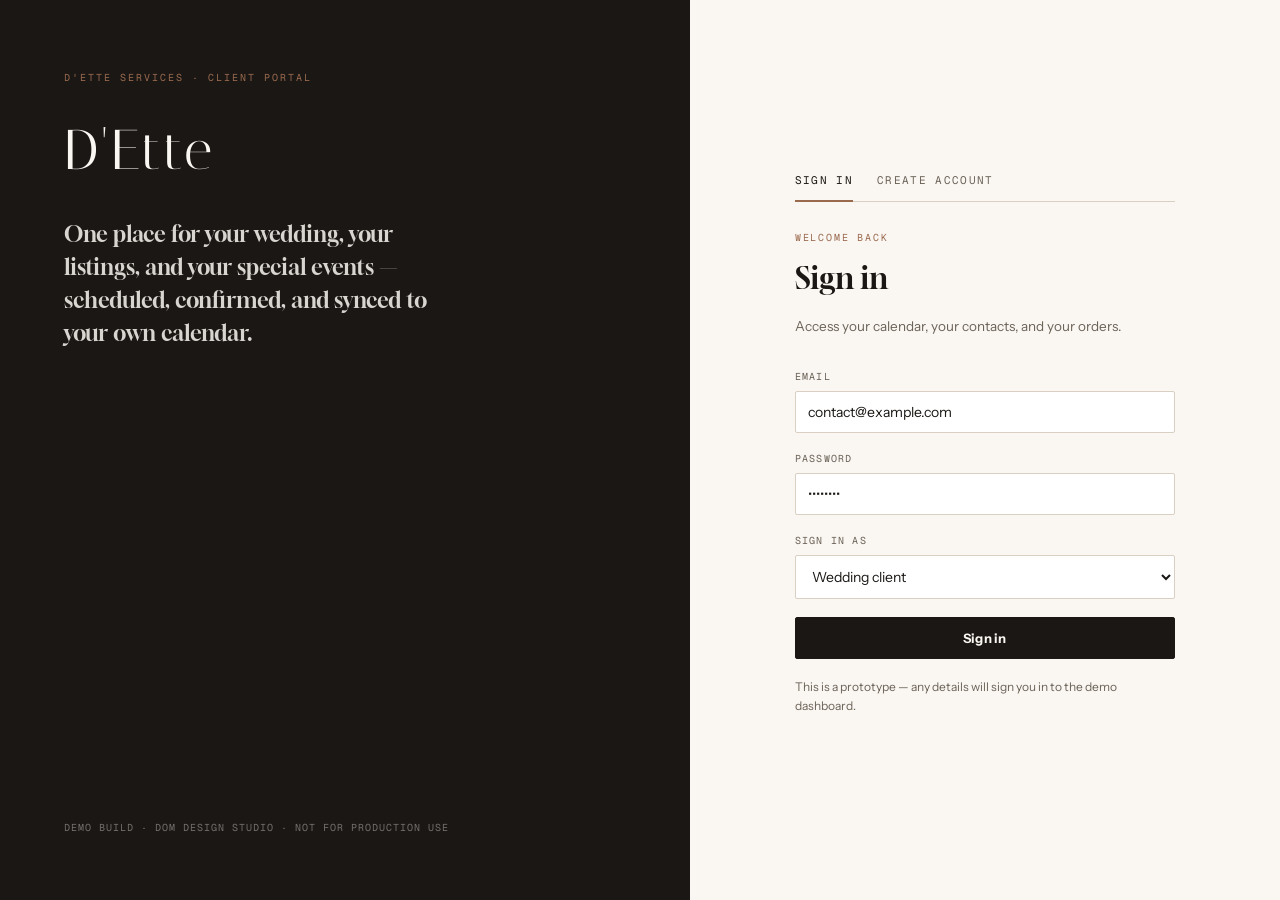
<file: index.html>
<!DOCTYPE html>
<html lang="en">
<head>
<meta charset="UTF-8">
<meta name="viewport" content="width=device-width, initial-scale=1.0">
<title>D'Ette Services — Client Portal</title>
<link rel="stylesheet" href="css/style.css">
</head>
<body>

<div class="auth-page">

  <aside class="auth-aside">
    <div>
      <span class="eyebrow">D'Ette Services · Client Portal</span>
      <div class="wordmark">D'Ette</div>
      <p class="tagline">
        One place for your wedding, your listings, and your special events —
        scheduled, confirmed, and synced to your own calendar.
      </p>
    </div>
    <div class="foot">Demo build · Dom Design Studio · Not for production use</div>
  </aside>

  <main class="auth-main">
    <div class="auth-form">

      <div class="auth-toggle">
        <a href="#" class="active" id="tab-login">Sign in</a>
        <a href="#" id="tab-register">Create account</a>
      </div>

      <!-- LOGIN -->
      <div id="form-login">
        <span class="eyebrow">Welcome back</span>
        <h1>Sign in</h1>
        <p class="sub">Access your calendar, your contacts, and your orders.</p>

        <form onsubmit="return false;">
          <label for="login-email">Email</label>
          <input type="email" id="login-email" placeholder="you@email.com" value="contact@example.com">

          <label for="login-pass">Password</label>
          <input type="password" id="login-pass" placeholder="••••••••" value="••••••••">

          <label for="login-role">Sign in as</label>
          <select id="login-role">
            <option>Wedding client</option>
            <option>Real estate client</option>
            <option>Special event client</option>
            <option>Vendor / partner</option>
          </select>

          <button class="btn" style="width:100%" onclick="signIn()">
            Sign in
          </button>
        </form>

        <p class="small muted" style="margin-top:18px;">
          This is a prototype — any details will sign you in to the demo dashboard.
        </p>
      </div>

      <!-- REGISTER (hidden by default) -->
      <div id="form-register" style="display:none;">
        <span class="eyebrow">New here</span>
        <h1>Create your account</h1>
        <p class="sub">Verification keeps the calendar private to people you've invited.</p>

        <form onsubmit="return false;">
          <div class="field-row">
            <div>
              <label for="reg-first">First name</label>
              <input type="text" id="reg-first" placeholder="First name">
            </div>
            <div>
              <label for="reg-last">Last name</label>
              <input type="text" id="reg-last" placeholder="Last name">
            </div>
          </div>

          <label for="reg-email">Email</label>
          <input type="email" id="reg-email" placeholder="you@email.com">

          <label for="reg-role">I'm joining as</label>
          <select id="reg-role">
            <option>Wedding client</option>
            <option>Real estate client</option>
            <option>Special event client</option>
            <option>Vendor / partner</option>
          </select>

          <button class="btn" style="width:100%" onclick="createAccount()">
            Create account
          </button>
        </form>

        <p class="small muted" style="margin-top:18px;">
          A verification step would sit here in the live build — kept open for the demo.
        </p>
      </div>

    </div>
  </main>

</div>

<script src="js/app.js"></script>
<script>
  function signIn() {
    window.location.href = 'dashboard.html';
  }
  function createAccount() {
    window.location.href = 'dashboard.html';
  }

  document.getElementById('tab-login').addEventListener('click', function(e){
    e.preventDefault();
    this.classList.add('active');
    document.getElementById('tab-register').classList.remove('active');
    document.getElementById('form-login').style.display = 'block';
    document.getElementById('form-register').style.display = 'none';
  });
  document.getElementById('tab-register').addEventListener('click', function(e){
    e.preventDefault();
    this.classList.add('active');
    document.getElementById('tab-login').classList.remove('active');
    document.getElementById('form-register').style.display = 'block';
    document.getElementById('form-login').style.display = 'none';
  });
</script>

</body>
</html>
</file>
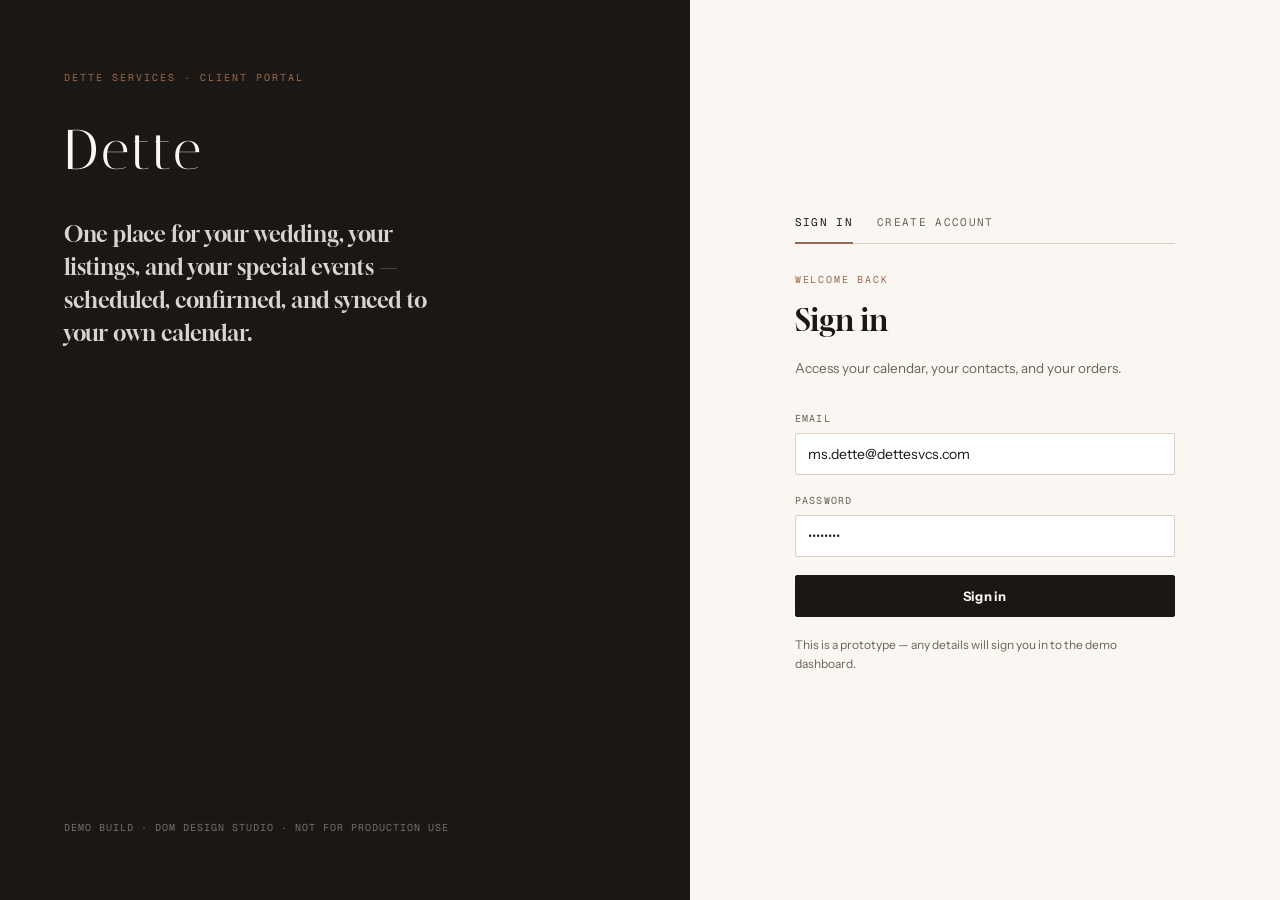
<file: dette-portal-demo/index.html>
<!DOCTYPE html>
<html lang="en">
<head>
<meta charset="UTF-8">
<meta name="viewport" content="width=device-width, initial-scale=1.0">
<title>Dette Services — Client Portal</title>
<link rel="stylesheet" href="css/style.css">
</head>
<body>

<div class="auth-page">

  <aside class="auth-aside">
    <div>
      <span class="eyebrow">Dette Services · Client Portal</span>
      <div class="wordmark">Dette</div>
      <p class="tagline">
        One place for your wedding, your listings, and your special events —
        scheduled, confirmed, and synced to your own calendar.
      </p>
    </div>
    <div class="foot">Demo build · Dom Design Studio · Not for production use</div>
  </aside>

  <main class="auth-main">
    <div class="auth-form">

      <div class="auth-toggle">
        <a href="#" class="active" id="tab-login">Sign in</a>
        <a href="#" id="tab-register">Create account</a>
      </div>

      <!-- LOGIN -->
      <div id="form-login">
        <span class="eyebrow">Welcome back</span>
        <h1>Sign in</h1>
        <p class="sub">Access your calendar, your contacts, and your orders.</p>

        <form onsubmit="return false;">
          <label for="login-email">Email</label>
          <input type="email" id="login-email" placeholder="you@email.com" value="ms.dette@dettesvcs.com">

          <label for="login-pass">Password</label>
          <input type="password" id="login-pass" placeholder="••••••••" value="••••••••">

          <button class="btn" style="width:100%" onclick="window.location.href='dashboard.html'">
            Sign in
          </button>
        </form>

        <p class="small muted" style="margin-top:18px;">
          This is a prototype — any details will sign you in to the demo dashboard.
        </p>
      </div>

      <!-- REGISTER (hidden by default) -->
      <div id="form-register" style="display:none;">
        <span class="eyebrow">New here</span>
        <h1>Create your account</h1>
        <p class="sub">Verification keeps the calendar private to people you've invited.</p>

        <form onsubmit="return false;">
          <div class="field-row">
            <div>
              <label for="reg-first">First name</label>
              <input type="text" id="reg-first" placeholder="First name">
            </div>
            <div>
              <label for="reg-last">Last name</label>
              <input type="text" id="reg-last" placeholder="Last name">
            </div>
          </div>

          <label for="reg-email">Email</label>
          <input type="email" id="reg-email" placeholder="you@email.com">

          <label for="reg-role">I'm joining as</label>
          <select id="reg-role">
            <option>Wedding client</option>
            <option>Real estate client</option>
            <option>Special event client</option>
            <option>Vendor / partner</option>
          </select>

          <button class="btn" style="width:100%" onclick="window.location.href='dashboard.html'">
            Create account
          </button>
        </form>

        <p class="small muted" style="margin-top:18px;">
          A verification step would sit here in the live build — kept open for the demo.
        </p>
      </div>

    </div>
  </main>

</div>

<script src="js/app.js"></script>
<script>
  document.getElementById('tab-login').addEventListener('click', function(e){
    e.preventDefault();
    this.classList.add('active');
    document.getElementById('tab-register').classList.remove('active');
    document.getElementById('form-login').style.display = 'block';
    document.getElementById('form-register').style.display = 'none';
  });
  document.getElementById('tab-register').addEventListener('click', function(e){
    e.preventDefault();
    this.classList.add('active');
    document.getElementById('tab-login').classList.remove('active');
    document.getElementById('form-register').style.display = 'block';
    document.getElementById('form-login').style.display = 'none';
  });
</script>

</body>
</html>
</file>
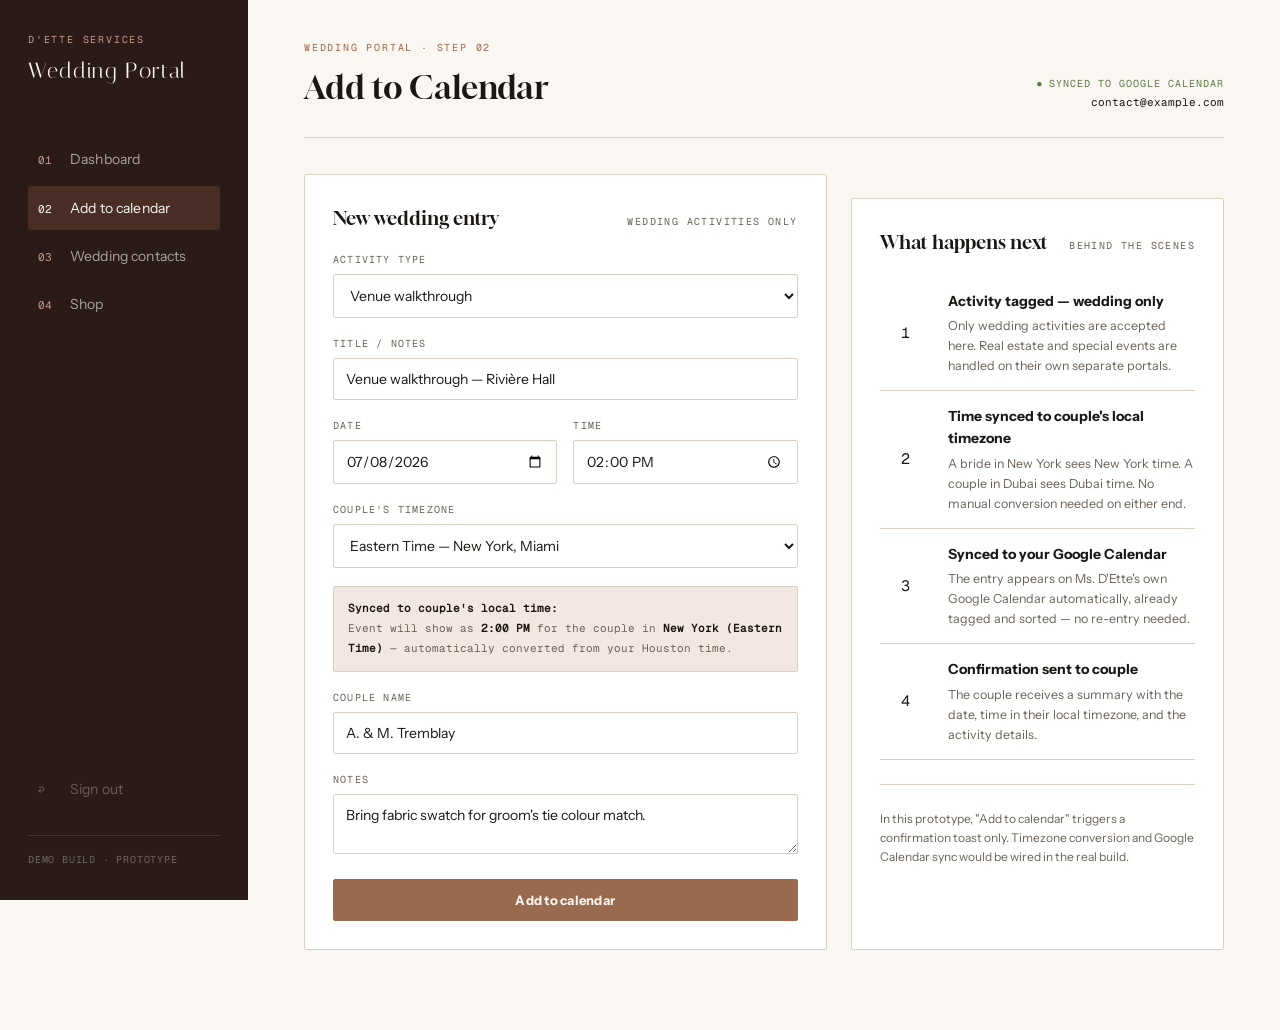
<file: add-event.html>
<!DOCTYPE html>
<html lang="en">
<head>
<meta charset="UTF-8">
<meta name="viewport" content="width=device-width, initial-scale=1.0">
<title>Add to Calendar — Wedding Portal</title>
<link rel="stylesheet" href="css/style.css">
<style>
  .sidebar { background: #2A1A18; }
  .sidebar__brand .wordmark { font-size: 22px; }
  .sidebar__brand .eyebrow { color: #C49A8A; }
  .sidebar__nav a .num { color: #C49A8A; }
  .sidebar__nav a.active { background: rgba(168,105,79,0.25); }
  .tz-preview {
    background: var(--rose);
    border: 1px solid var(--hairline);
    border-radius: var(--radius);
    padding: 12px 14px;
    font-family: var(--font-mono);
    font-size: 11px;
    color: var(--mute);
    margin-bottom: 18px;
    line-height: 1.8;
  }
  .tz-preview strong { color: var(--ink); }
</style>
</head>
<body data-page="wedding/add-event.html">

<div class="app">
  <aside class="sidebar" id="sidebar-mount"></aside>

  <main class="main">

    <div class="topbar">
      <div class="topbar__title">
        <span class="eyebrow">Wedding Portal · Step 02</span>
        <h1>Add to Calendar</h1>
      </div>
      <div class="topbar__meta">
        <span class="sync-badge">Synced to Google Calendar</span><br>
        <strong>contact@example.com</strong>
      </div>
    </div>

    <div class="grid-2">

      <div class="panel">
        <div class="panel__head">
          <h2>New wedding entry</h2>
          <span class="tag">Wedding activities only</span>
        </div>

        <form onsubmit="return false;">

          <label for="ev-category">Activity type</label>
          <select id="ev-category">
            <option>Venue walkthrough</option>
            <option>Cake tasting</option>
            <option>Dress / attire fitting</option>
            <option>Floral consultation</option>
            <option>Photography session</option>
            <option>Catering meeting</option>
            <option>Music / entertainment</option>
            <option>Rehearsal</option>
            <option>Rehearsal dinner</option>
            <option>Ceremony</option>
            <option>Reception</option>
            <option>Honeymoon travel</option>
            <option>Other wedding activity</option>
          </select>

          <label for="ev-title">Title / notes</label>
          <input type="text" id="ev-title" placeholder="e.g. Venue walkthrough — Rivière Hall"
                 value="Venue walkthrough — Rivière Hall">

          <div class="field-row">
            <div>
              <label for="ev-date">Date</label>
              <input type="date" id="ev-date" value="2026-07-08">
            </div>
            <div>
              <label for="ev-time">Time</label>
              <input type="time" id="ev-time" value="14:00">
            </div>
          </div>

          <label for="ev-tz">Couple's timezone</label>
          <select id="ev-tz" onchange="updateTzPreview()">
            <option value="America/New_York">Eastern Time — New York, Miami</option>
            <option value="America/Chicago">Central Time — Houston, Chicago</option>
            <option value="America/Denver">Mountain Time — Denver, Phoenix</option>
            <option value="America/Los_Angeles">Pacific Time — Los Angeles, Seattle</option>
            <option value="Europe/London">London (GMT/BST)</option>
            <option value="Europe/Paris">Paris / Rome / Madrid (CET)</option>
            <option value="Asia/Dubai">Dubai (GST)</option>
            <option value="Asia/Riyadh">Riyadh (AST)</option>
            <option value="Asia/Kolkata">Mumbai / Delhi (IST)</option>
            <option value="Asia/Tokyo">Tokyo (JST)</option>
            <option value="Australia/Sydney">Sydney (AEST)</option>
          </select>

          <div class="tz-preview" id="tz-preview">
            <strong>Synced to couple's local time:</strong><br>
            Event will show as <strong>2:00 PM</strong> for the couple in
            <strong>New York (Eastern Time)</strong> —
            automatically converted from your Houston time.
          </div>

          <label for="ev-couple">Couple name</label>
          <input type="text" id="ev-couple" placeholder="e.g. A. & M. Tremblay"
                 value="A. & M. Tremblay">

          <label for="ev-notes">Notes</label>
          <textarea id="ev-notes" rows="2"
                    placeholder="Anything the team should know">Bring fabric swatch for groom's tie colour match.</textarea>

          <button type="button" class="btn btn--accent" style="width:100%;"
                  onclick="submitEvent()">
            Add to calendar
          </button>

        </form>
      </div>

      <div class="panel">
        <div class="panel__head">
          <h2>What happens next</h2>
          <span class="tag">Behind the scenes</span>
        </div>

        <div class="event-row">
          <div class="event-row__date"
               style="font-size:15px;font-family:var(--font-mono);color:var(--ink);">1</div>
          <div class="event-row__body">
            <h3>Activity tagged — wedding only</h3>
            <p>Only wedding activities are accepted here. Real estate and special events
               are handled on their own separate portals.</p>
          </div>
        </div>

        <div class="event-row">
          <div class="event-row__date"
               style="font-size:15px;font-family:var(--font-mono);color:var(--ink);">2</div>
          <div class="event-row__body">
            <h3>Time synced to couple's local timezone</h3>
            <p>A bride in New York sees New York time. A couple in Dubai sees Dubai time.
               No manual conversion needed on either end.</p>
          </div>
        </div>

        <div class="event-row">
          <div class="event-row__date"
               style="font-size:15px;font-family:var(--font-mono);color:var(--ink);">3</div>
          <div class="event-row__body">
            <h3>Synced to your Google Calendar</h3>
            <p>The entry appears on Ms. D'Ette's own Google Calendar automatically,
               already tagged and sorted — no re-entry needed.</p>
          </div>
        </div>

        <div class="event-row">
          <div class="event-row__date"
               style="font-size:15px;font-family:var(--font-mono);color:var(--ink);">4</div>
          <div class="event-row__body">
            <h3>Confirmation sent to couple</h3>
            <p>The couple receives a summary with the date, time in their local timezone,
               and the activity details.</p>
          </div>
        </div>

        <hr class="hr">
        <p class="small muted">
          In this prototype, "Add to calendar" triggers a confirmation toast only.
          Timezone conversion and Google Calendar sync would be wired in the real build.
        </p>
      </div>

    </div>
  </main>
</div>

<script src="js/app.js"></script>
<script>
const PAGE_NAV_ITEMS = [
  { num: "01", label: "Dashboard",       href: "dashboard.html" },
  { num: "02", label: "Add to calendar", href: "add-event.html" },
  { num: "03", label: "Wedding contacts",href: "emergency.html" },
  { num: "04", label: "Shop",            href: "shop.html" },
];
function renderSidebar(activeHref) {
  const mount = document.getElementById("sidebar-mount");
  if (!mount) return;
  const links = PAGE_NAV_ITEMS.map(item => {
    const active = item.href === activeHref ? " active" : "";
    return `<a href="${item.href}" class="${active.trim()}">
              <span class="num">${item.num}</span><span>${item.label}</span>
            </a>`;
  }).join("");
  mount.innerHTML = `
    <div class="sidebar__brand">
      <span class="eyebrow">D'Ette Services</span>
      <div class="wordmark">Wedding Portal</div>
    </div>
    <nav class="sidebar__nav">${links}
      <a href="index.html" style="margin-top:auto;opacity:0.5;">
        <span class="num">↩</span><span>Sign out</span>
      </a>
    </nav>
    <div class="sidebar__foot">Demo build · Prototype</div>`;
}
document.addEventListener("DOMContentLoaded", () => renderSidebar("add-event.html"));

const TZ_LABELS = {
  "America/New_York":    "New York (Eastern Time)",
  "America/Chicago":     "Houston / Chicago (Central Time)",
  "America/Denver":      "Denver (Mountain Time)",
  "America/Los_Angeles": "Los Angeles (Pacific Time)",
  "Europe/London":       "London (GMT/BST)",
  "Europe/Paris":        "Paris / Rome (CET)",
  "Asia/Dubai":          "Dubai (GST)",
  "Asia/Riyadh":         "Riyadh (AST)",
  "Asia/Kolkata":        "Mumbai / Delhi (IST)",
  "Asia/Tokyo":          "Tokyo (JST)",
  "Australia/Sydney":    "Sydney (AEST)",
};

function updateTzPreview() {
  const tz  = document.getElementById("ev-tz").value;
  const time = document.getElementById("ev-time").value || "14:00";
  const [h, m] = time.split(":").map(Number);
  const ampm = h >= 12 ? "PM" : "AM";
  const h12  = h % 12 === 0 ? 12 : h % 12;
  const timeStr = `${h12}:${String(m).padStart(2,"0")} ${ampm}`;
  document.getElementById("tz-preview").innerHTML =
    `<strong>Synced to couple's local time:</strong><br>
     Event will show as <strong>${timeStr}</strong> for the couple in
     <strong>${TZ_LABELS[tz] || tz}</strong> —
     automatically converted from your Houston time.`;
}

function submitEvent() {
  const cat    = document.getElementById("ev-category").value;
  const couple = document.getElementById("ev-couple").value || "the couple";
  const tz     = TZ_LABELS[document.getElementById("ev-tz").value] || "";
  showToast(`"${cat}" added for ${couple} · synced to ${tz}`);
}
</script>

</body>
</html>
</file>
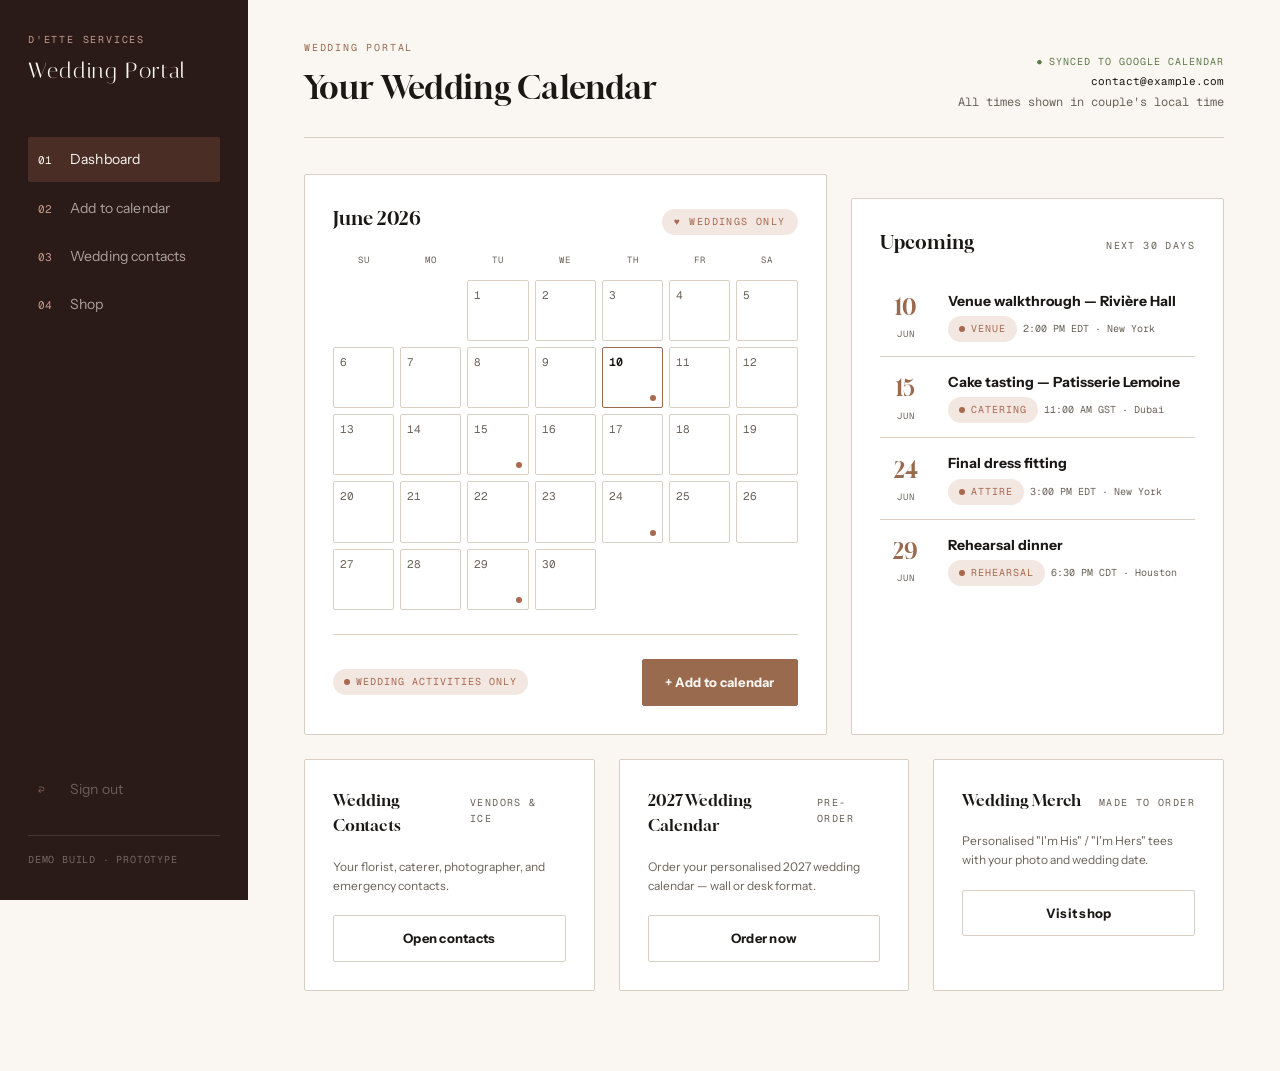
<file: dashboard.html>
<!DOCTYPE html>
<html lang="en">
<head>
<meta charset="UTF-8">
<meta name="viewport" content="width=device-width, initial-scale=1.0">
<title>Wedding Portal — D'Ette Services</title>
<link rel="stylesheet" href="css/style.css">
<style>
  .wedding-badge {
    display: inline-flex;
    align-items: center;
    gap: 8px;
    font-family: var(--font-mono);
    font-size: 10px;
    letter-spacing: 0.14em;
    text-transform: uppercase;
    color: #A8694F;
    background: var(--rose);
    padding: 5px 12px;
    border-radius: 999px;
  }
  .wedding-badge::before {
    content: "♥";
    font-size: 10px;
  }
  .sidebar { background: #2A1A18; }
  .sidebar__brand .wordmark { font-size: 22px; }
  .sidebar__brand .eyebrow { color: #C49A8A; }
  .sidebar__nav a .num { color: #C49A8A; }
  .sidebar__nav a.active { background: rgba(168,105,79,0.25); }
</style>
</head>
<body data-page="wedding/dashboard.html">

<div class="app">
  <aside class="sidebar" id="sidebar-mount"></aside>

  <main class="main">

    <div class="topbar">
      <div class="topbar__title">
        <span class="eyebrow">Wedding Portal</span>
        <h1>Your Wedding Calendar</h1>
      </div>
      <div class="topbar__meta">
        <span class="sync-badge">Synced to Google Calendar</span><br>
        <strong>contact@example.com</strong><br>
        <span class="small muted">All times shown in couple's local time</span>
      </div>
    </div>

    <div class="grid-2">

      <!-- Calendar -->
      <div class="panel">
        <div class="panel__head">
          <h2>June 2026</h2>
          <span class="wedding-badge">Weddings only</span>
        </div>

        <div class="cal-grid">
          <div class="dow">Su</div><div class="dow">Mo</div><div class="dow">Tu</div>
          <div class="dow">We</div><div class="dow">Th</div><div class="dow">Fr</div><div class="dow">Sa</div>

          <div class="day empty"></div><div class="day empty"></div>
          <div class="day">1</div><div class="day">2</div><div class="day">3</div>
          <div class="day">4</div><div class="day">5</div>

          <div class="day">6</div><div class="day">7</div><div class="day">8</div>
          <div class="day">9</div>
          <div class="day today">10<span class="dot" style="background:#A8694F"></span></div>
          <div class="day">11</div><div class="day">12</div>

          <div class="day">13</div><div class="day">14</div>
          <div class="day">15<span class="dot" style="background:#A8694F"></span></div>
          <div class="day">16</div><div class="day">17</div><div class="day">18</div><div class="day">19</div>

          <div class="day">20</div><div class="day">21</div><div class="day">22</div>
          <div class="day">23</div>
          <div class="day">24<span class="dot" style="background:#A8694F"></span></div>
          <div class="day">25</div><div class="day">26</div>

          <div class="day">27</div><div class="day">28</div>
          <div class="day">29<span class="dot" style="background:#A8694F"></span></div>
          <div class="day">30</div>
          <div class="day empty"></div><div class="day empty"></div><div class="day empty"></div>
        </div>

        <hr class="hr">
        <div class="flex-between">
          <span class="small muted">
            <span class="chip chip--wedding">Wedding activities only</span>
          </span>
          <a href="add-event.html" class="btn btn--accent">+ Add to calendar</a>
        </div>
      </div>

      <!-- Upcoming -->
      <div class="panel">
        <div class="panel__head">
          <h2>Upcoming</h2>
          <span class="tag">Next 30 days</span>
        </div>

        <div class="event-row">
          <div class="event-row__date">10<span>JUN</span></div>
          <div class="event-row__body">
            <h3>Venue walkthrough — Rivière Hall</h3>
            <p><span class="chip chip--wedding">Venue</span>
            &nbsp;<span style="font-family:var(--font-mono);font-size:10px;color:var(--mute);">2:00 PM EDT · New York</span></p>
          </div>
        </div>

        <div class="event-row">
          <div class="event-row__date">15<span>JUN</span></div>
          <div class="event-row__body">
            <h3>Cake tasting — Patisserie Lemoine</h3>
            <p><span class="chip chip--wedding">Catering</span>
            &nbsp;<span style="font-family:var(--font-mono);font-size:10px;color:var(--mute);">11:00 AM GST · Dubai</span></p>
          </div>
        </div>

        <div class="event-row">
          <div class="event-row__date">24<span>JUN</span></div>
          <div class="event-row__body">
            <h3>Final dress fitting</h3>
            <p><span class="chip chip--wedding">Attire</span>
            &nbsp;<span style="font-family:var(--font-mono);font-size:10px;color:var(--mute);">3:00 PM EDT · New York</span></p>
          </div>
        </div>

        <div class="event-row">
          <div class="event-row__date">29<span>JUN</span></div>
          <div class="event-row__body">
            <h3>Rehearsal dinner</h3>
            <p><span class="chip chip--wedding">Rehearsal</span>
            &nbsp;<span style="font-family:var(--font-mono);font-size:10px;color:var(--mute);">6:30 PM CDT · Houston</span></p>
          </div>
        </div>

      </div>
    </div>

    <!-- Quick links -->
    <div class="grid-3" style="margin-top:24px;">
      <div class="panel" style="margin-top:0;">
        <div class="panel__head">
          <h2 style="font-size:16px;">Wedding Contacts</h2>
          <span class="tag">Vendors & ICE</span>
        </div>
        <p class="muted small">Your florist, caterer, photographer, and emergency contacts.</p>
        <a href="emergency.html" class="btn btn--ghost" style="width:100%;margin-top:8px;">Open contacts</a>
      </div>
      <div class="panel" style="margin-top:0;">
        <div class="panel__head">
          <h2 style="font-size:16px;">2027 Wedding Calendar</h2>
          <span class="tag">Pre-order</span>
        </div>
        <p class="muted small">Order your personalised 2027 wedding calendar — wall or desk format.</p>
        <a href="shop.html" class="btn btn--ghost" style="width:100%;margin-top:8px;">Order now</a>
      </div>
      <div class="panel" style="margin-top:0;">
        <div class="panel__head">
          <h2 style="font-size:16px;">Wedding Merch</h2>
          <span class="tag">Made to order</span>
        </div>
        <p class="muted small">Personalised "I'm His" / "I'm Hers" tees with your photo and wedding date.</p>
        <a href="shop.html" class="btn btn--ghost" style="width:100%;margin-top:8px;">Visit shop</a>
      </div>
    </div>

  </main>
</div>

<script src="js/app.js"></script>
<script>
const PAGE_NAV_ITEMS = [
  { num: "01", label: "Dashboard",       href: "dashboard.html" },
  { num: "02", label: "Add to calendar", href: "add-event.html" },
  { num: "03", label: "Wedding contacts",href: "emergency.html" },
  { num: "04", label: "Shop",            href: "shop.html" },
];
function renderSidebar(activeHref) {
  const mount = document.getElementById("sidebar-mount");
  if (!mount) return;
  const links = PAGE_NAV_ITEMS.map(item => {
    const active = item.href === activeHref ? " active" : "";
    return `<a href="${item.href}" class="${active.trim()}">
              <span class="num">${item.num}</span>
              <span>${item.label}</span>
            </a>`;
  }).join("");
  mount.innerHTML = `
    <div class="sidebar__brand">
      <span class="eyebrow">D'Ette Services</span>
      <div class="wordmark">Wedding Portal</div>
    </div>
    <nav class="sidebar__nav">${links}
      <a href="index.html" style="margin-top:auto;opacity:0.5;">
        <span class="num">↩</span><span>Sign out</span>
      </a>
    </nav>
    <div class="sidebar__foot">Demo build · Prototype</div>`;
}
document.addEventListener("DOMContentLoaded", () => renderSidebar("dashboard.html"));
</script>

</body>
</html>
</file>
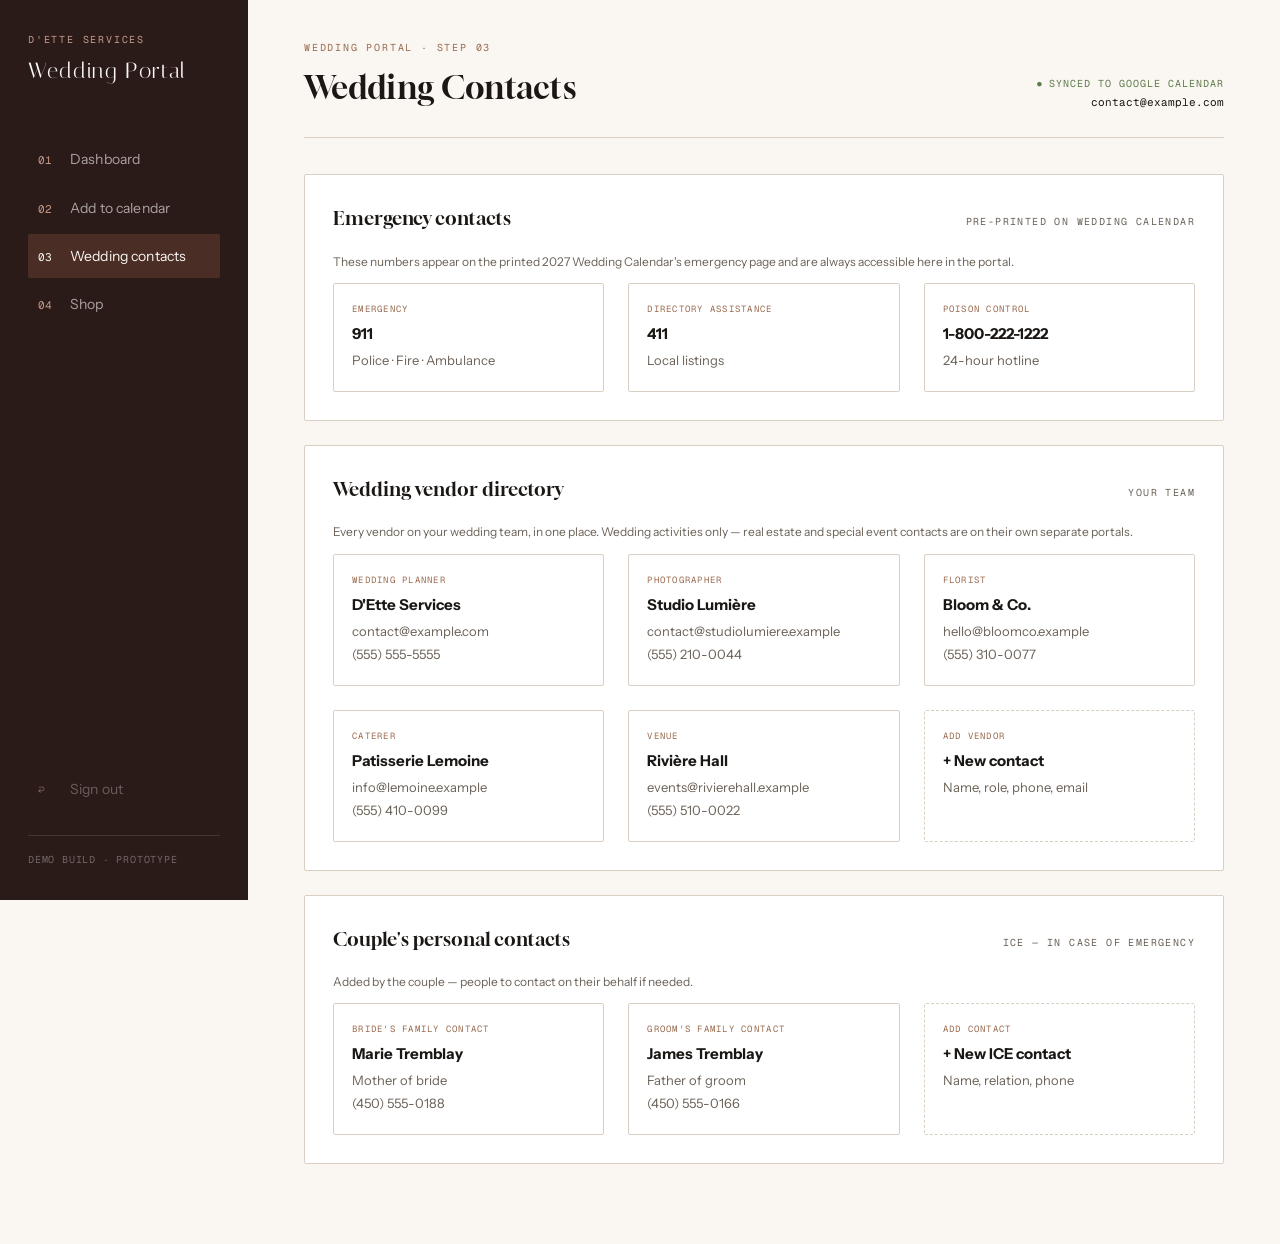
<file: emergency.html>
<!DOCTYPE html>
<html lang="en">
<head>
<meta charset="UTF-8">
<meta name="viewport" content="width=device-width, initial-scale=1.0">
<title>Wedding Contacts — D'Ette Services</title>
<link rel="stylesheet" href="css/style.css">
<style>
  .sidebar { background: #2A1A18; }
  .sidebar__brand .wordmark { font-size: 22px; }
  .sidebar__brand .eyebrow { color: #C49A8A; }
  .sidebar__nav a .num { color: #C49A8A; }
  .sidebar__nav a.active { background: rgba(168,105,79,0.25); }
</style>
</head>
<body data-page="wedding/emergency.html">

<div class="app">
  <aside class="sidebar" id="sidebar-mount"></aside>

  <main class="main">

    <div class="topbar">
      <div class="topbar__title">
        <span class="eyebrow">Wedding Portal · Step 03</span>
        <h1>Wedding Contacts</h1>
      </div>
      <div class="topbar__meta">
        <span class="sync-badge">Synced to Google Calendar</span><br>
        <strong>contact@example.com</strong>
      </div>
    </div>

    <div class="panel">
      <div class="panel__head">
        <h2>Emergency contacts</h2>
        <span class="tag">Pre-printed on wedding calendar</span>
      </div>
      <p class="muted small">
        These numbers appear on the printed 2027 Wedding Calendar's emergency page
        and are always accessible here in the portal.
      </p>
      <div class="grid-3">
        <div class="contact-card">
          <span class="role">Emergency</span>
          <h3>911</h3>
          <p>Police · Fire · Ambulance</p>
        </div>
        <div class="contact-card">
          <span class="role">Directory assistance</span>
          <h3>411</h3>
          <p>Local listings</p>
        </div>
        <div class="contact-card">
          <span class="role">Poison control</span>
          <h3>1-800-222-1222</h3>
          <p>24-hour hotline</p>
        </div>
      </div>
    </div>

    <div class="panel">
      <div class="panel__head">
        <h2>Wedding vendor directory</h2>
        <span class="tag">Your team</span>
      </div>
      <p class="muted small">
        Every vendor on your wedding team, in one place. Wedding activities only —
        real estate and special event contacts are on their own separate portals.
      </p>
      <div class="grid-3">
        <div class="contact-card">
          <span class="role">Wedding planner</span>
          <h3>D'Ette Services</h3>
          <p>contact@example.com</p>
          <p>(555) 555-5555</p>
        </div>
        <div class="contact-card">
          <span class="role">Photographer</span>
          <h3>Studio Lumière</h3>
          <p>contact@studiolumiere.example</p>
          <p>(555) 210-0044</p>
        </div>
        <div class="contact-card">
          <span class="role">Florist</span>
          <h3>Bloom & Co.</h3>
          <p>hello@bloomco.example</p>
          <p>(555) 310-0077</p>
        </div>
        <div class="contact-card">
          <span class="role">Caterer</span>
          <h3>Patisserie Lemoine</h3>
          <p>info@lemoine.example</p>
          <p>(555) 410-0099</p>
        </div>
        <div class="contact-card">
          <span class="role">Venue</span>
          <h3>Rivière Hall</h3>
          <p>events@rivierehall.example</p>
          <p>(555) 510-0022</p>
        </div>
        <div class="contact-card editable">
          <span class="role">Add vendor</span>
          <h3>+ New contact</h3>
          <p>Name, role, phone, email</p>
        </div>
      </div>
    </div>

    <div class="panel">
      <div class="panel__head">
        <h2>Couple's personal contacts</h2>
        <span class="tag">ICE — in case of emergency</span>
      </div>
      <p class="muted small">
        Added by the couple — people to contact on their behalf if needed.
      </p>
      <div class="grid-3">
        <div class="contact-card">
          <span class="role">Bride's family contact</span>
          <h3>Marie Tremblay</h3>
          <p>Mother of bride</p>
          <p>(450) 555-0188</p>
        </div>
        <div class="contact-card">
          <span class="role">Groom's family contact</span>
          <h3>James Tremblay</h3>
          <p>Father of groom</p>
          <p>(450) 555-0166</p>
        </div>
        <div class="contact-card editable">
          <span class="role">Add contact</span>
          <h3>+ New ICE contact</h3>
          <p>Name, relation, phone</p>
        </div>
      </div>
    </div>

  </main>
</div>

<script src="js/app.js"></script>
<script>
const PAGE_NAV_ITEMS = [
  { num: "01", label: "Dashboard",       href: "dashboard.html" },
  { num: "02", label: "Add to calendar", href: "add-event.html" },
  { num: "03", label: "Wedding contacts",href: "emergency.html" },
  { num: "04", label: "Shop",            href: "shop.html" },
];
function renderSidebar(activeHref) {
  const mount = document.getElementById("sidebar-mount");
  if (!mount) return;
  const links = PAGE_NAV_ITEMS.map(item => {
    const active = item.href === activeHref ? " active" : "";
    return `<a href="${item.href}" class="${active.trim()}">
              <span class="num">${item.num}</span><span>${item.label}</span>
            </a>`;
  }).join("");
  mount.innerHTML = `
    <div class="sidebar__brand">
      <span class="eyebrow">D'Ette Services</span>
      <div class="wordmark">Wedding Portal</div>
    </div>
    <nav class="sidebar__nav">${links}
      <a href="index.html" style="margin-top:auto;opacity:0.5;">
        <span class="num">↩</span><span>Sign out</span>
      </a>
    </nav>
    <div class="sidebar__foot">Demo build · Prototype</div>`;
}
document.addEventListener("DOMContentLoaded", () => renderSidebar("emergency.html"));
</script>

</body>
</html>
</file>
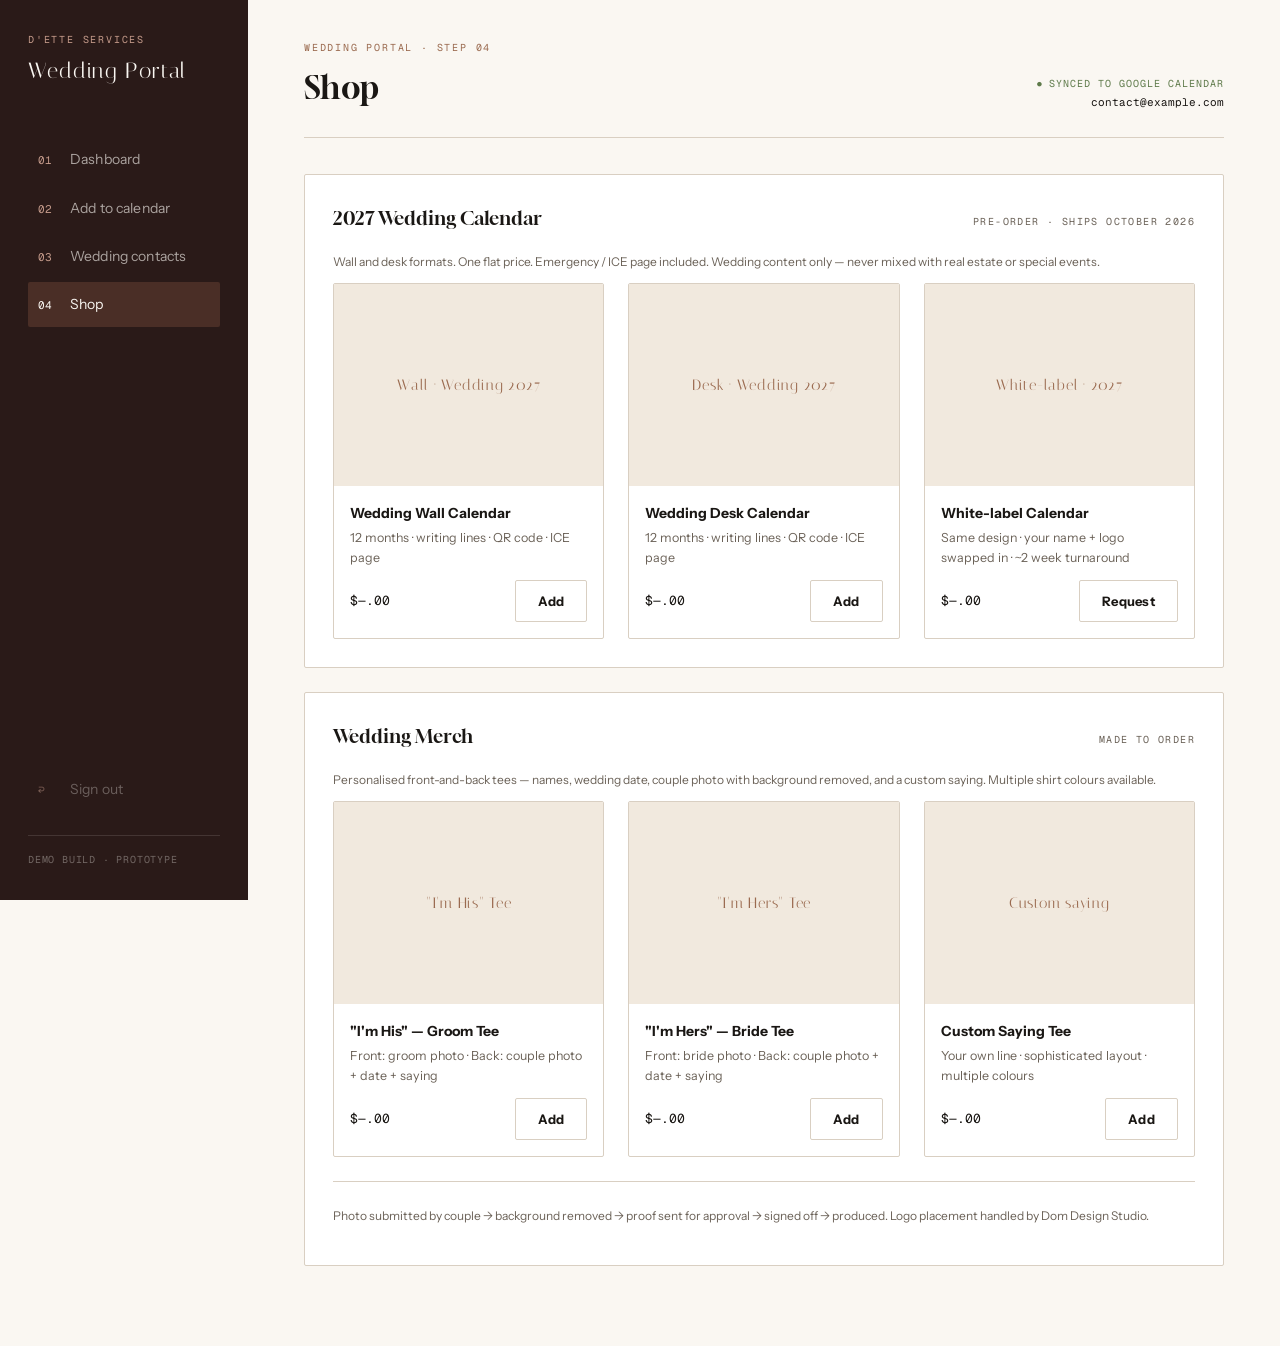
<file: shop.html>
<!DOCTYPE html>
<html lang="en">
<head>
<meta charset="UTF-8">
<meta name="viewport" content="width=device-width, initial-scale=1.0">
<title>Shop — Wedding Portal</title>
<link rel="stylesheet" href="css/style.css">
<style>
  .sidebar { background: #2A1A18; }
  .sidebar__brand .wordmark { font-size: 22px; }
  .sidebar__brand .eyebrow { color: #C49A8A; }
  .sidebar__nav a .num { color: #C49A8A; }
  .sidebar__nav a.active { background: rgba(168,105,79,0.25); }
</style>
</head>
<body data-page="wedding/shop.html">

<div class="app">
  <aside class="sidebar" id="sidebar-mount"></aside>

  <main class="main">

    <div class="topbar">
      <div class="topbar__title">
        <span class="eyebrow">Wedding Portal · Step 04</span>
        <h1>Shop</h1>
      </div>
      <div class="topbar__meta">
        <span class="sync-badge">Synced to Google Calendar</span><br>
        <strong>contact@example.com</strong>
      </div>
    </div>

    <div class="panel">
      <div class="panel__head">
        <h2>2027 Wedding Calendar</h2>
        <span class="tag">Pre-order · Ships October 2026</span>
      </div>
      <p class="muted small">
        Wall and desk formats. One flat price. Emergency / ICE page included.
        Wedding content only — never mixed with real estate or special events.
      </p>
      <div class="grid-3">
        <div class="product-card">
          <div class="product-card__media">Wall · Wedding 2027</div>
          <div class="product-card__body">
            <h3>Wedding Wall Calendar</h3>
            <p>12 months · writing lines · QR code · ICE page</p>
            <div class="flex-between">
              <span class="product-card__price">$—.00</span>
              <button class="btn btn--ghost"
                onclick="showToast('Added — 2027 Wedding Wall Calendar')">Add</button>
            </div>
          </div>
        </div>
        <div class="product-card">
          <div class="product-card__media">Desk · Wedding 2027</div>
          <div class="product-card__body">
            <h3>Wedding Desk Calendar</h3>
            <p>12 months · writing lines · QR code · ICE page</p>
            <div class="flex-between">
              <span class="product-card__price">$—.00</span>
              <button class="btn btn--ghost"
                onclick="showToast('Added — 2027 Wedding Desk Calendar')">Add</button>
            </div>
          </div>
        </div>
        <div class="product-card">
          <div class="product-card__media">White-label · 2027</div>
          <div class="product-card__body">
            <h3>White-label Calendar</h3>
            <p>Same design · your name + logo swapped in · ~2 week turnaround</p>
            <div class="flex-between">
              <span class="product-card__price">$—.00</span>
              <button class="btn btn--ghost"
                onclick="showToast('Request sent — White-label Calendar')">Request</button>
            </div>
          </div>
        </div>
      </div>
    </div>

    <div class="panel">
      <div class="panel__head">
        <h2>Wedding Merch</h2>
        <span class="tag">Made to order</span>
      </div>
      <p class="muted small">
        Personalised front-and-back tees — names, wedding date, couple photo
        with background removed, and a custom saying. Multiple shirt colours available.
      </p>
      <div class="grid-3">
        <div class="product-card">
          <div class="product-card__media">"I'm His" Tee</div>
          <div class="product-card__body">
            <h3>"I'm His" — Groom Tee</h3>
            <p>Front: groom photo · Back: couple photo + date + saying</p>
            <div class="flex-between">
              <span class="product-card__price">$—.00</span>
              <button class="btn btn--ghost"
                onclick="showToast('Added — \'I\'m His\' Tee')">Add</button>
            </div>
          </div>
        </div>
        <div class="product-card">
          <div class="product-card__media">"I'm Hers" Tee</div>
          <div class="product-card__body">
            <h3>"I'm Hers" — Bride Tee</h3>
            <p>Front: bride photo · Back: couple photo + date + saying</p>
            <div class="flex-between">
              <span class="product-card__price">$—.00</span>
              <button class="btn btn--ghost"
                onclick="showToast('Added — \'I\'m Hers\' Tee')">Add</button>
            </div>
          </div>
        </div>
        <div class="product-card">
          <div class="product-card__media">Custom saying</div>
          <div class="product-card__body">
            <h3>Custom Saying Tee</h3>
            <p>Your own line · sophisticated layout · multiple colours</p>
            <div class="flex-between">
              <span class="product-card__price">$—.00</span>
              <button class="btn btn--ghost"
                onclick="showToast('Added — Custom Saying Tee')">Add</button>
            </div>
          </div>
        </div>
      </div>
      <hr class="hr">
      <p class="small muted">
        Photo submitted by couple → background removed → proof sent for approval
        → signed off → produced. Logo placement handled by Dom Design Studio.
      </p>
    </div>

  </main>
</div>

<script src="js/app.js"></script>
<script>
const PAGE_NAV_ITEMS = [
  { num: "01", label: "Dashboard",       href: "dashboard.html" },
  { num: "02", label: "Add to calendar", href: "add-event.html" },
  { num: "03", label: "Wedding contacts",href: "emergency.html" },
  { num: "04", label: "Shop",            href: "shop.html" },
];
function renderSidebar(activeHref) {
  const mount = document.getElementById("sidebar-mount");
  if (!mount) return;
  const links = PAGE_NAV_ITEMS.map(item => {
    const active = item.href === activeHref ? " active" : "";
    return `<a href="${item.href}" class="${active.trim()}">
              <span class="num">${item.num}</span><span>${item.label}</span>
            </a>`;
  }).join("");
  mount.innerHTML = `
    <div class="sidebar__brand">
      <span class="eyebrow">D'Ette Services</span>
      <div class="wordmark">Wedding Portal</div>
    </div>
    <nav class="sidebar__nav">${links}
      <a href="index.html" style="margin-top:auto;opacity:0.5;">
        <span class="num">↩</span><span>Sign out</span>
      </a>
    </nav>
    <div class="sidebar__foot">Demo build · Prototype</div>`;
}
document.addEventListener("DOMContentLoaded", () => renderSidebar("shop.html"));
</script>

</body>
</html>
</file>
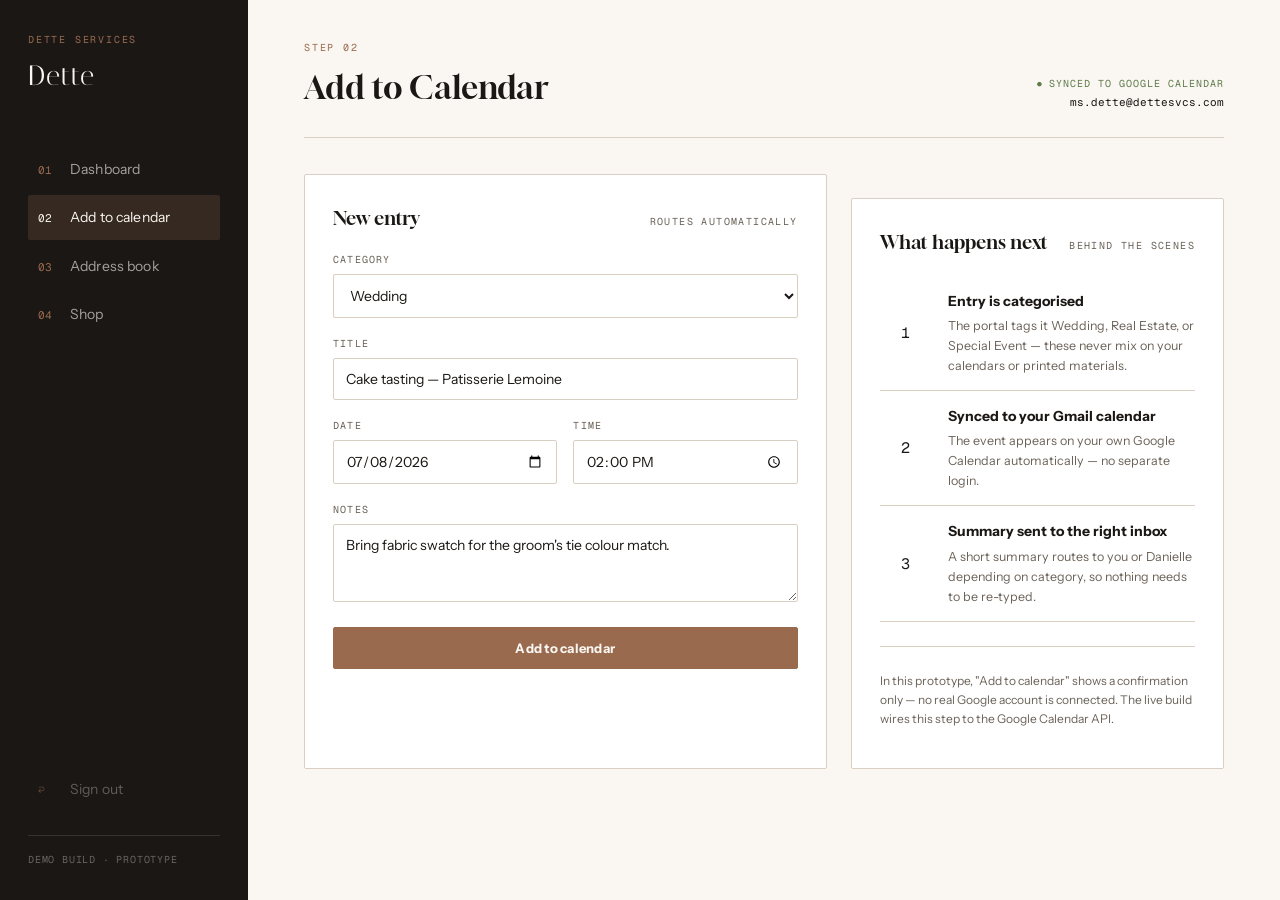
<file: dette-portal-demo/add-event.html>
<!DOCTYPE html>
<html lang="en">
<head>
<meta charset="UTF-8">
<meta name="viewport" content="width=device-width, initial-scale=1.0">
<title>Add to Calendar — Dette Services</title>
<link rel="stylesheet" href="css/style.css">
</head>
<body data-page="add-event.html">

<div class="app">
  <aside class="sidebar" id="sidebar-mount"></aside>

  <main class="main">

    <div class="topbar">
      <div class="topbar__title">
        <span class="eyebrow">Step 02</span>
        <h1>Add to Calendar</h1>
      </div>
      <div class="topbar__meta">
        <span class="sync-badge">Synced to Google Calendar</span><br>
        <strong>ms.dette@dettesvcs.com</strong>
      </div>
    </div>

    <div class="grid-2">

      <div class="panel">
        <div class="panel__head">
          <h2>New entry</h2>
          <span class="tag">Routes automatically</span>
        </div>

        <form onsubmit="return false;">
          <label for="ev-category">Category</label>
          <select id="ev-category">
            <option>Wedding</option>
            <option>Real Estate</option>
            <option>Special Event</option>
          </select>

          <label for="ev-title">Title</label>
          <input type="text" id="ev-title" placeholder="e.g. Cake tasting — Patisserie Lemoine" value="Cake tasting — Patisserie Lemoine">

          <div class="field-row">
            <div>
              <label for="ev-date">Date</label>
              <input type="date" id="ev-date" value="2026-07-08">
            </div>
            <div>
              <label for="ev-time">Time</label>
              <input type="time" id="ev-time" value="14:00">
            </div>
          </div>

          <label for="ev-notes">Notes</label>
          <textarea id="ev-notes" rows="3" placeholder="Anything the team should know">Bring fabric swatch for the groom's tie colour match.</textarea>

          <button type="button" class="btn btn--accent" style="width:100%;" onclick="submitEvent()">
            Add to calendar
          </button>
        </form>
      </div>

      <div class="panel">
        <div class="panel__head">
          <h2>What happens next</h2>
          <span class="tag">Behind the scenes</span>
        </div>

        <div class="event-row">
          <div class="event-row__date" style="font-size:15px; font-family:var(--font-mono); color:var(--ink);">1</div>
          <div class="event-row__body">
            <h3>Entry is categorised</h3>
            <p>The portal tags it Wedding, Real Estate, or Special Event — these never mix on your calendars or printed materials.</p>
          </div>
        </div>

        <div class="event-row">
          <div class="event-row__date" style="font-size:15px; font-family:var(--font-mono); color:var(--ink);">2</div>
          <div class="event-row__body">
            <h3>Synced to your Gmail calendar</h3>
            <p>The event appears on your own Google Calendar automatically — no separate login.</p>
          </div>
        </div>

        <div class="event-row">
          <div class="event-row__date" style="font-size:15px; font-family:var(--font-mono); color:var(--ink);">3</div>
          <div class="event-row__body">
            <h3>Summary sent to the right inbox</h3>
            <p>A short summary routes to you or Danielle depending on category, so nothing needs to be re-typed.</p>
          </div>
        </div>

        <hr class="hr">
        <p class="small muted">
          In this prototype, "Add to calendar" shows a confirmation only — no real
          Google account is connected. The live build wires this step to the
          Google Calendar API.
        </p>
      </div>

    </div>

  </main>
</div>

<script src="js/app.js"></script>
<script>
  function submitEvent() {
    const category = document.getElementById('ev-category').value;
    const title = document.getElementById('ev-title').value || "Untitled entry";
    showToast(`"${title}" added — synced to Google Calendar (${category})`);
  }
</script>
</body>
</html>
</file>
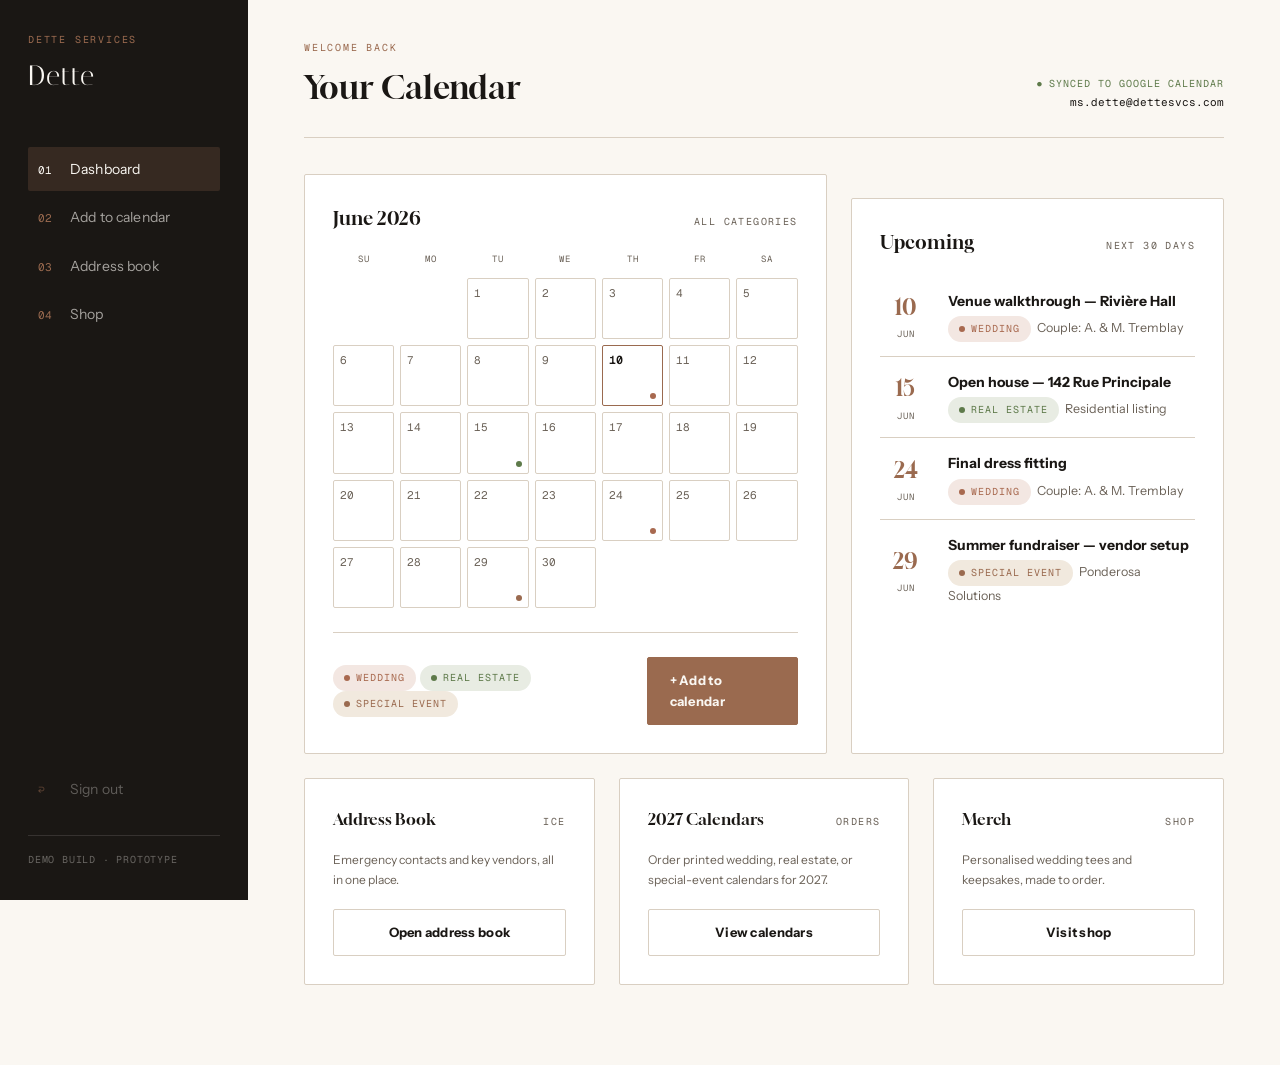
<file: dette-portal-demo/dashboard.html>
<!DOCTYPE html>
<html lang="en">
<head>
<meta charset="UTF-8">
<meta name="viewport" content="width=device-width, initial-scale=1.0">
<title>Dashboard — Dette Services</title>
<link rel="stylesheet" href="css/style.css">
</head>
<body data-page="dashboard.html">

<div class="app">
  <aside class="sidebar" id="sidebar-mount"></aside>

  <main class="main">

    <div class="topbar">
      <div class="topbar__title">
        <span class="eyebrow">Welcome back</span>
        <h1>Your Calendar</h1>
      </div>
      <div class="topbar__meta">
        <span class="sync-badge">Synced to Google Calendar</span><br>
        <strong>ms.dette@dettesvcs.com</strong>
      </div>
    </div>

    <div class="grid-2">

      <!-- Calendar -->
      <div class="panel">
        <div class="panel__head">
          <h2>June 2026</h2>
          <span class="tag">All categories</span>
        </div>

        <div class="cal-grid">
          <div class="dow">Su</div><div class="dow">Mo</div><div class="dow">Tu</div>
          <div class="dow">We</div><div class="dow">Th</div><div class="dow">Fr</div><div class="dow">Sa</div>

          <div class="day empty"></div><div class="day empty"></div>
          <div class="day">1</div><div class="day">2</div><div class="day">3</div>
          <div class="day">4</div><div class="day">5</div>

          <div class="day">6</div><div class="day">7</div><div class="day">8</div>
          <div class="day">9</div>
          <div class="day today">10<span class="dot" style="background:#A8694F"></span></div>
          <div class="day">11</div><div class="day">12</div>

          <div class="day">13</div><div class="day">14</div>
          <div class="day">15<span class="dot" style="background:#5E7A4A"></span></div>
          <div class="day">16</div><div class="day">17</div><div class="day">18</div><div class="day">19</div>

          <div class="day">20</div><div class="day">21</div><div class="day">22</div>
          <div class="day">23</div>
          <div class="day">24<span class="dot" style="background:#A8694F"></span></div>
          <div class="day">25</div><div class="day">26</div>

          <div class="day">27</div><div class="day">28</div>
          <div class="day">29<span class="dot" style="background:var(--accent)"></span></div>
          <div class="day">30</div><div class="day empty"></div><div class="day empty"></div><div class="day empty"></div>
        </div>

        <hr class="hr">
        <div class="flex-between">
          <span class="small muted">
            <span class="chip chip--wedding">Wedding</span>
            &nbsp;<span class="chip chip--realestate">Real Estate</span>
            &nbsp;<span class="chip chip--special">Special Event</span>
          </span>
          <a href="add-event.html" class="btn btn--accent">+ Add to calendar</a>
        </div>
      </div>

      <!-- Upcoming -->
      <div class="panel">
        <div class="panel__head">
          <h2>Upcoming</h2>
          <span class="tag">Next 30 days</span>
        </div>

        <div class="event-row">
          <div class="event-row__date">10<span>JUN</span></div>
          <div class="event-row__body">
            <h3>Venue walkthrough — Rivière Hall</h3>
            <p><span class="chip chip--wedding">Wedding</span> &nbsp;Couple: A. &amp; M. Tremblay</p>
          </div>
        </div>

        <div class="event-row">
          <div class="event-row__date">15<span>JUN</span></div>
          <div class="event-row__body">
            <h3>Open house — 142 Rue Principale</h3>
            <p><span class="chip chip--realestate">Real Estate</span> &nbsp;Residential listing</p>
          </div>
        </div>

        <div class="event-row">
          <div class="event-row__date">24<span>JUN</span></div>
          <div class="event-row__body">
            <h3>Final dress fitting</h3>
            <p><span class="chip chip--wedding">Wedding</span> &nbsp;Couple: A. &amp; M. Tremblay</p>
          </div>
        </div>

        <div class="event-row">
          <div class="event-row__date">29<span>JUN</span></div>
          <div class="event-row__body">
            <h3>Summer fundraiser — vendor setup</h3>
            <p><span class="chip chip--special">Special Event</span> &nbsp;Ponderosa Solutions</p>
          </div>
        </div>
      </div>

    </div>

    <!-- Quick links -->
    <div class="grid-3" style="margin-top:24px;">

      <div class="panel" style="margin-top:0;">
        <div class="panel__head">
          <h2 style="font-size:16px;">Address Book</h2>
          <span class="tag">ICE</span>
        </div>
        <p class="muted small">Emergency contacts and key vendors, all in one place.</p>
        <a href="emergency.html" class="btn btn--ghost" style="width:100%; margin-top:8px;">Open address book</a>
      </div>

      <div class="panel" style="margin-top:0;">
        <div class="panel__head">
          <h2 style="font-size:16px;">2027 Calendars</h2>
          <span class="tag">Orders</span>
        </div>
        <p class="muted small">Order printed wedding, real estate, or special-event calendars for 2027.</p>
        <a href="shop.html" class="btn btn--ghost" style="width:100%; margin-top:8px;">View calendars</a>
      </div>

      <div class="panel" style="margin-top:0;">
        <div class="panel__head">
          <h2 style="font-size:16px;">Merch</h2>
          <span class="tag">Shop</span>
        </div>
        <p class="muted small">Personalised wedding tees and keepsakes, made to order.</p>
        <a href="shop.html" class="btn btn--ghost" style="width:100%; margin-top:8px;">Visit shop</a>
      </div>

    </div>

  </main>
</div>

<script src="js/app.js"></script>
</body>
</html>
</file>
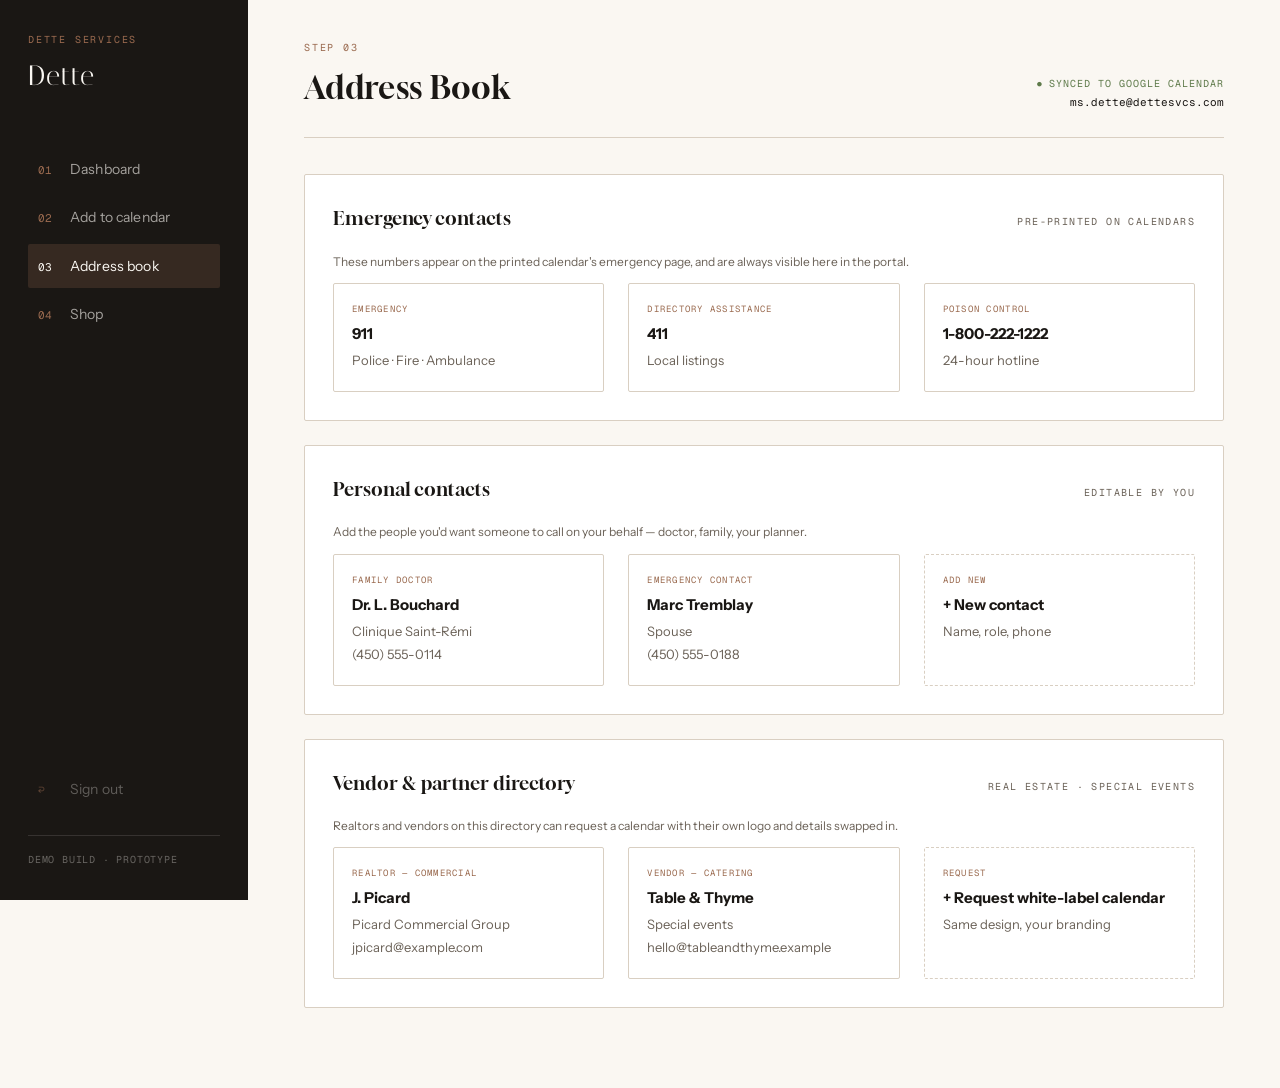
<file: dette-portal-demo/emergency.html>
<!DOCTYPE html>
<html lang="en">
<head>
<meta charset="UTF-8">
<meta name="viewport" content="width=device-width, initial-scale=1.0">
<title>Address Book — Dette Services</title>
<link rel="stylesheet" href="css/style.css">
</head>
<body data-page="emergency.html">

<div class="app">
  <aside class="sidebar" id="sidebar-mount"></aside>

  <main class="main">

    <div class="topbar">
      <div class="topbar__title">
        <span class="eyebrow">Step 03</span>
        <h1>Address Book</h1>
      </div>
      <div class="topbar__meta">
        <span class="sync-badge">Synced to Google Calendar</span><br>
        <strong>ms.dette@dettesvcs.com</strong>
      </div>
    </div>

    <div class="panel">
      <div class="panel__head">
        <h2>Emergency contacts</h2>
        <span class="tag">Pre-printed on calendars</span>
      </div>
      <p class="muted small">
        These numbers appear on the printed calendar's emergency page, and are
        always visible here in the portal.
      </p>

      <div class="grid-3">
        <div class="contact-card">
          <span class="role">Emergency</span>
          <h3>911</h3>
          <p>Police · Fire · Ambulance</p>
        </div>
        <div class="contact-card">
          <span class="role">Directory assistance</span>
          <h3>411</h3>
          <p>Local listings</p>
        </div>
        <div class="contact-card">
          <span class="role">Poison control</span>
          <h3>1-800-222-1222</h3>
          <p>24-hour hotline</p>
        </div>
      </div>
    </div>

    <div class="panel">
      <div class="panel__head">
        <h2>Personal contacts</h2>
        <span class="tag">Editable by you</span>
      </div>
      <p class="muted small">
        Add the people you'd want someone to call on your behalf — doctor,
        family, your planner.
      </p>

      <div class="grid-3">
        <div class="contact-card">
          <span class="role">Family doctor</span>
          <h3>Dr. L. Bouchard</h3>
          <p>Clinique Saint-Rémi</p>
          <p>(450) 555-0114</p>
        </div>
        <div class="contact-card">
          <span class="role">Emergency contact</span>
          <h3>Marc Tremblay</h3>
          <p>Spouse</p>
          <p>(450) 555-0188</p>
        </div>
        <div class="contact-card editable">
          <span class="role">Add new</span>
          <h3>+ New contact</h3>
          <p>Name, role, phone</p>
        </div>
      </div>
    </div>

    <div class="panel">
      <div class="panel__head">
        <h2>Vendor &amp; partner directory</h2>
        <span class="tag">Real estate · special events</span>
      </div>
      <p class="muted small">
        Realtors and vendors on this directory can request a calendar with their
        own logo and details swapped in.
      </p>

      <div class="grid-3">
        <div class="contact-card">
          <span class="role">Realtor — commercial</span>
          <h3>J. Picard</h3>
          <p>Picard Commercial Group</p>
          <p>jpicard@example.com</p>
        </div>
        <div class="contact-card">
          <span class="role">Vendor — catering</span>
          <h3>Table &amp; Thyme</h3>
          <p>Special events</p>
          <p>hello@tableandthyme.example</p>
        </div>
        <div class="contact-card editable">
          <span class="role">Request</span>
          <h3>+ Request white-label calendar</h3>
          <p>Same design, your branding</p>
        </div>
      </div>
    </div>

  </main>
</div>

<script src="js/app.js"></script>
</body>
</html>
</file>
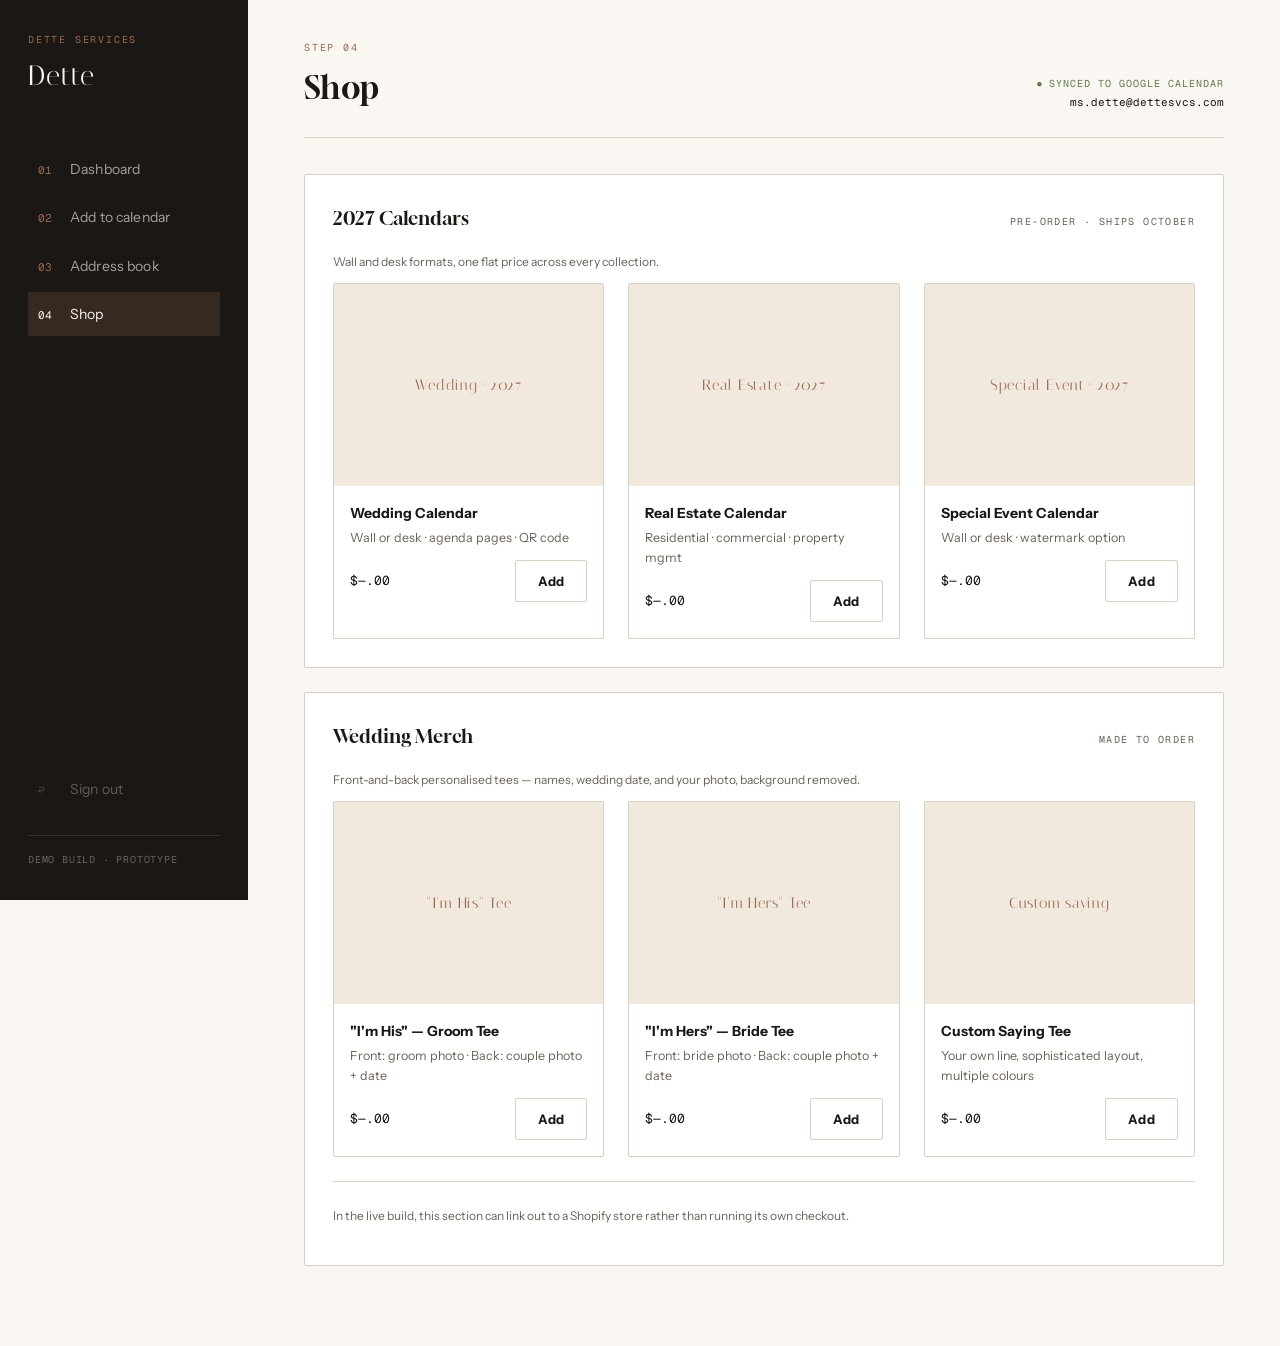
<file: dette-portal-demo/shop.html>
<!DOCTYPE html>
<html lang="en">
<head>
<meta charset="UTF-8">
<meta name="viewport" content="width=device-width, initial-scale=1.0">
<title>Shop — Dette Services</title>
<link rel="stylesheet" href="css/style.css">
</head>
<body data-page="shop.html">

<div class="app">
  <aside class="sidebar" id="sidebar-mount"></aside>

  <main class="main">

    <div class="topbar">
      <div class="topbar__title">
        <span class="eyebrow">Step 04</span>
        <h1>Shop</h1>
      </div>
      <div class="topbar__meta">
        <span class="sync-badge">Synced to Google Calendar</span><br>
        <strong>ms.dette@dettesvcs.com</strong>
      </div>
    </div>

    <div class="panel">
      <div class="panel__head">
        <h2>2027 Calendars</h2>
        <span class="tag">Pre-order · ships October</span>
      </div>
      <p class="muted small">
        Wall and desk formats, one flat price across every collection.
      </p>

      <div class="grid-3">
        <div class="product-card">
          <div class="product-card__media">Wedding · 2027</div>
          <div class="product-card__body">
            <h3>Wedding Calendar</h3>
            <p>Wall or desk · agenda pages · QR code</p>
            <div class="flex-between">
              <span class="product-card__price">$—.00</span>
              <button class="btn btn--ghost" onclick="showToast('Added to cart — Wedding Calendar 2027')">Add</button>
            </div>
          </div>
        </div>

        <div class="product-card">
          <div class="product-card__media">Real Estate · 2027</div>
          <div class="product-card__body">
            <h3>Real Estate Calendar</h3>
            <p>Residential · commercial · property mgmt</p>
            <div class="flex-between">
              <span class="product-card__price">$—.00</span>
              <button class="btn btn--ghost" onclick="showToast('Added to cart — Real Estate Calendar 2027')">Add</button>
            </div>
          </div>
        </div>

        <div class="product-card">
          <div class="product-card__media">Special Event · 2027</div>
          <div class="product-card__body">
            <h3>Special Event Calendar</h3>
            <p>Wall or desk · watermark option</p>
            <div class="flex-between">
              <span class="product-card__price">$—.00</span>
              <button class="btn btn--ghost" onclick="showToast('Added to cart — Special Event Calendar 2027')">Add</button>
            </div>
          </div>
        </div>
      </div>
    </div>

    <div class="panel">
      <div class="panel__head">
        <h2>Wedding Merch</h2>
        <span class="tag">Made to order</span>
      </div>
      <p class="muted small">
        Front-and-back personalised tees — names, wedding date, and your photo,
        background removed.
      </p>

      <div class="grid-3">
        <div class="product-card">
          <div class="product-card__media">"I'm His" Tee</div>
          <div class="product-card__body">
            <h3>"I'm His" — Groom Tee</h3>
            <p>Front: groom photo · Back: couple photo + date</p>
            <div class="flex-between">
              <span class="product-card__price">$—.00</span>
              <button class="btn btn--ghost" onclick="showToast('Added to cart — \\'I\\'m His\\' Tee')">Add</button>
            </div>
          </div>
        </div>

        <div class="product-card">
          <div class="product-card__media">"I'm Hers" Tee</div>
          <div class="product-card__body">
            <h3>"I'm Hers" — Bride Tee</h3>
            <p>Front: bride photo · Back: couple photo + date</p>
            <div class="flex-between">
              <span class="product-card__price">$—.00</span>
              <button class="btn btn--ghost" onclick="showToast('Added to cart — \\'I\\'m Hers\\' Tee')">Add</button>
            </div>
          </div>
        </div>

        <div class="product-card">
          <div class="product-card__media">Custom saying</div>
          <div class="product-card__body">
            <h3>Custom Saying Tee</h3>
            <p>Your own line, sophisticated layout, multiple colours</p>
            <div class="flex-between">
              <span class="product-card__price">$—.00</span>
              <button class="btn btn--ghost" onclick="showToast('Added to cart — Custom Saying Tee')">Add</button>
            </div>
          </div>
        </div>
      </div>

      <hr class="hr">
      <p class="small muted">
        In the live build, this section can link out to a Shopify store rather
        than running its own checkout.
      </p>
    </div>

  </main>
</div>

<script src="js/app.js"></script>
</body>
</html>
</file>
<file: css/style.css>
/* ============================================================
   DETTE SERVICES — PORTAL DEMO
   Brand tokens + shared layout shell
   ============================================================ */

@font-face {
  font-family: "Gloock";
  src: url("../assets/fonts/Gloock-Regular.ttf") format("truetype");
  font-weight: 400;
  font-display: swap;
}
@font-face {
  font-family: "Italiana";
  src: url("../assets/fonts/Italiana-Regular.ttf") format("truetype");
  font-weight: 400;
  font-display: swap;
}
@font-face {
  font-family: "Instrument Sans";
  src: url("../assets/fonts/InstrumentSans-Regular.ttf") format("truetype");
  font-weight: 400;
  font-display: swap;
}
@font-face {
  font-family: "Instrument Sans";
  src: url("../assets/fonts/InstrumentSans-Bold.ttf") format("truetype");
  font-weight: 700;
  font-display: swap;
}
@font-face {
  font-family: "Instrument Sans";
  src: url("../assets/fonts/InstrumentSans-Italic.ttf") format("truetype");
  font-weight: 400;
  font-style: italic;
  font-display: swap;
}
@font-face {
  font-family: "Geist Mono";
  src: url("../assets/fonts/GeistMono-Regular.ttf") format("truetype");
  font-weight: 400;
  font-display: swap;
}

:root {
  /* ---- Palette ---- */
  --ink:        #1A1714;
  --ivory:      #FAF7F2;
  --accent:     #9A6A4F;   /* warm terracotta-taupe */
  --accent-soft:#F1E9DE;   /* tint panels */
  --hairline:   #D9CFC2;
  --mute:       #6B6258;
  --paper:      #FFFFFF;
  --rose:       #F3E7E2;   /* wedding category */
  --sage:       #E8ECE3;   /* real estate category */
  --sand:       #F1E9DE;   /* special event category */

  /* ---- Type ---- */
  --font-display: "Gloock", Georgia, serif;
  --font-accent:  "Italiana", Georgia, serif;
  --font-body:    "Instrument Sans", -apple-system, sans-serif;
  --font-mono:    "Geist Mono", "Courier New", monospace;

  /* ---- Spacing / layout ---- */
  --sidebar-w: 248px;
  --radius: 2px;
  --gap: 24px;
}

* { box-sizing: border-box; }

html, body {
  margin: 0;
  padding: 0;
  background: var(--ivory);
  color: var(--ink);
  font-family: var(--font-body);
  font-size: 15px;
  line-height: 1.6;
  -webkit-font-smoothing: antialiased;
}

a { color: inherit; text-decoration: none; }

/* ============================================================
   APP SHELL
   ============================================================ */

.app {
  display: flex;
  min-height: 100vh;
}

/* ---- Sidebar ---- */

.sidebar {
  width: var(--sidebar-w);
  flex-shrink: 0;
  background: var(--ink);
  color: var(--ivory);
  display: flex;
  flex-direction: column;
  padding: 32px 28px;
  position: sticky;
  top: 0;
  height: 100vh;
}

.sidebar__brand {
  margin-bottom: 48px;
}

.sidebar__brand .eyebrow {
  font-family: var(--font-mono);
  font-size: 10px;
  letter-spacing: 0.18em;
  color: var(--accent);
  text-transform: uppercase;
  display: block;
  margin-bottom: 6px;
}

.sidebar__brand .wordmark {
  font-family: var(--font-accent);
  font-size: 28px;
  letter-spacing: 0.04em;
  color: var(--ivory);
}

.sidebar__nav {
  display: flex;
  flex-direction: column;
  gap: 4px;
  flex: 1;
}

.sidebar__nav a {
  display: flex;
  align-items: baseline;
  gap: 14px;
  padding: 11px 10px;
  border-radius: var(--radius);
  color: rgba(250,247,242,0.62);
  font-size: 14px;
  letter-spacing: 0.01em;
  transition: background 0.15s ease, color 0.15s ease;
}

.sidebar__nav a .num {
  font-family: var(--font-mono);
  font-size: 11px;
  color: var(--accent);
  min-width: 18px;
}

.sidebar__nav a:hover {
  background: rgba(250,247,242,0.06);
  color: var(--ivory);
}

.sidebar__nav a.active {
  background: rgba(154,106,79,0.22);
  color: var(--ivory);
}

.sidebar__nav a.active .num {
  color: var(--ivory);
}

.sidebar__foot {
  font-family: var(--font-mono);
  font-size: 10px;
  letter-spacing: 0.08em;
  color: rgba(250,247,242,0.35);
  border-top: 1px solid rgba(250,247,242,0.12);
  padding-top: 16px;
  margin-top: 24px;
  text-transform: uppercase;
}

/* ---- Main panel ---- */

.main {
  flex: 1;
  padding: 40px 56px 80px;
  max-width: 1100px;
}

.topbar {
  display: flex;
  justify-content: space-between;
  align-items: flex-end;
  margin-bottom: 36px;
  padding-bottom: 24px;
  border-bottom: 1px solid var(--hairline);
}

.topbar__title .eyebrow {
  font-family: var(--font-mono);
  font-size: 10px;
  letter-spacing: 0.18em;
  color: var(--accent);
  text-transform: uppercase;
  display: block;
  margin-bottom: 6px;
}

.topbar__title h1 {
  font-family: var(--font-display);
  font-size: 32px;
  font-weight: 400;
  margin: 0;
  letter-spacing: 0.01em;
}

.topbar__meta {
  font-family: var(--font-mono);
  font-size: 11px;
  color: var(--mute);
  text-align: right;
  line-height: 1.8;
}

.topbar__meta strong {
  color: var(--ink);
  font-weight: 400;
}

/* ============================================================
   COMPONENTS
   ============================================================ */

/* ---- Cards / panels ---- */

.panel {
  background: var(--paper);
  border: 1px solid var(--hairline);
  border-radius: var(--radius);
  padding: 28px;
}

.panel + .panel { margin-top: var(--gap); }

.panel__head {
  display: flex;
  justify-content: space-between;
  align-items: baseline;
  margin-bottom: 18px;
}

.panel__head h2 {
  font-family: var(--font-display);
  font-size: 19px;
  font-weight: 400;
  margin: 0;
}

.panel__head .tag {
  font-family: var(--font-mono);
  font-size: 10px;
  letter-spacing: 0.14em;
  color: var(--mute);
  text-transform: uppercase;
}

/* ---- Grid layouts ---- */

.grid-2 {
  display: grid;
  grid-template-columns: 1.4fr 1fr;
  gap: var(--gap);
}

.grid-3 {
  display: grid;
  grid-template-columns: repeat(3, 1fr);
  gap: var(--gap);
}

@media (max-width: 920px) {
  .grid-2, .grid-3 { grid-template-columns: 1fr; }
}

/* ---- Category chips ---- */

.chip {
  display: inline-flex;
  align-items: center;
  gap: 6px;
  font-family: var(--font-mono);
  font-size: 10px;
  letter-spacing: 0.1em;
  text-transform: uppercase;
  padding: 4px 10px;
  border-radius: 999px;
  border: 1px solid var(--hairline);
}

.chip::before {
  content: "";
  width: 6px;
  height: 6px;
  border-radius: 50%;
  background: currentColor;
}

.chip--wedding   { background: var(--rose);  color: #A8694F; border-color: transparent; }
.chip--realestate{ background: var(--sage);  color: #5E7A4A; border-color: transparent; }
.chip--special   { background: var(--sand);  color: var(--accent); border-color: transparent; }

/* ---- Buttons ---- */

.btn {
  display: inline-flex;
  align-items: center;
  justify-content: center;
  gap: 8px;
  font-family: var(--font-body);
  font-size: 13px;
  font-weight: 700;
  letter-spacing: 0.02em;
  padding: 12px 22px;
  border-radius: var(--radius);
  border: 1px solid var(--ink);
  background: var(--ink);
  color: var(--ivory);
  cursor: pointer;
  transition: opacity 0.15s ease, transform 0.05s ease;
}

.btn:hover { opacity: 0.85; }
.btn:active { transform: translateY(1px); }

.btn--ghost {
  background: transparent;
  color: var(--ink);
  border: 1px solid var(--hairline);
}

.btn--ghost:hover {
  border-color: var(--ink);
  opacity: 1;
}

.btn--accent {
  background: var(--accent);
  border-color: var(--accent);
}

/* ---- Forms ---- */

label {
  display: block;
  font-family: var(--font-mono);
  font-size: 10px;
  letter-spacing: 0.12em;
  text-transform: uppercase;
  color: var(--mute);
  margin-bottom: 6px;
}

input[type="text"],
input[type="email"],
input[type="password"],
input[type="date"],
input[type="time"],
select,
textarea {
  width: 100%;
  font-family: var(--font-body);
  font-size: 14px;
  padding: 11px 12px;
  border: 1px solid var(--hairline);
  border-radius: var(--radius);
  background: var(--paper);
  color: var(--ink);
  margin-bottom: 18px;
}

input:focus, select:focus, textarea:focus {
  outline: 2px solid var(--accent);
  outline-offset: 1px;
  border-color: var(--accent);
}

.field-row {
  display: grid;
  grid-template-columns: 1fr 1fr;
  gap: 16px;
}

@media (max-width: 600px) {
  .field-row { grid-template-columns: 1fr; }
}

/* ---- Hairline / divider ---- */

.hr {
  border: none;
  border-top: 1px solid var(--hairline);
  margin: 24px 0;
}

/* ---- Calendar mini grid ---- */

.cal-grid {
  display: grid;
  grid-template-columns: repeat(7, 1fr);
  gap: 6px;
}

.cal-grid .dow {
  font-family: var(--font-mono);
  font-size: 9px;
  letter-spacing: 0.1em;
  color: var(--mute);
  text-align: center;
  text-transform: uppercase;
  padding-bottom: 6px;
}

.cal-grid .day {
  aspect-ratio: 1;
  border: 1px solid var(--hairline);
  border-radius: var(--radius);
  font-family: var(--font-mono);
  font-size: 11px;
  color: var(--mute);
  padding: 6px;
  position: relative;
  background: var(--paper);
}

.cal-grid .day.empty {
  border-color: transparent;
  background: transparent;
}

.cal-grid .day .dot {
  position: absolute;
  bottom: 6px;
  right: 6px;
  width: 6px;
  height: 6px;
  border-radius: 50%;
}

.cal-grid .day.today {
  border-color: var(--accent);
  color: var(--ink);
  font-weight: 700;
}

/* ---- Event list ---- */

.event-row {
  display: flex;
  align-items: center;
  gap: 16px;
  padding: 14px 0;
  border-bottom: 1px solid var(--hairline);
}

.event-row:last-child { border-bottom: none; }

.event-row__date {
  font-family: var(--font-display);
  font-size: 22px;
  width: 52px;
  text-align: center;
  flex-shrink: 0;
  color: var(--accent);
}

.event-row__date span {
  display: block;
  font-family: var(--font-mono);
  font-size: 9px;
  letter-spacing: 0.1em;
  color: var(--mute);
  margin-top: 2px;
}

.event-row__body { flex: 1; }

.event-row__body h3 {
  font-family: var(--font-body);
  font-size: 14px;
  font-weight: 700;
  margin: 0 0 4px;
}

.event-row__body p {
  margin: 0;
  font-size: 12.5px;
  color: var(--mute);
}

/* ---- Sync indicator ---- */

.sync-badge {
  display: inline-flex;
  align-items: center;
  gap: 6px;
  font-family: var(--font-mono);
  font-size: 10px;
  letter-spacing: 0.1em;
  text-transform: uppercase;
  color: #5E7A4A;
}

.sync-badge::before {
  content: "●";
  font-size: 8px;
}

/* ---- Toast (mock confirmation) ---- */

.toast {
  position: fixed;
  bottom: 28px;
  right: 28px;
  background: var(--ink);
  color: var(--ivory);
  padding: 16px 22px;
  border-radius: var(--radius);
  font-size: 13px;
  display: flex;
  align-items: center;
  gap: 12px;
  box-shadow: 0 8px 24px rgba(0,0,0,0.18);
  transform: translateY(120%);
  opacity: 0;
  transition: transform 0.35s ease, opacity 0.35s ease;
  z-index: 100;
  max-width: 340px;
}

.toast.show {
  transform: translateY(0);
  opacity: 1;
}

.toast .dot {
  width: 8px;
  height: 8px;
  border-radius: 50%;
  background: var(--accent);
  flex-shrink: 0;
}

/* ---- Address book ---- */

.contact-card {
  border: 1px solid var(--hairline);
  border-radius: var(--radius);
  padding: 18px;
  background: var(--paper);
}

.contact-card .role {
  font-family: var(--font-mono);
  font-size: 9px;
  letter-spacing: 0.14em;
  text-transform: uppercase;
  color: var(--accent);
  display: block;
  margin-bottom: 6px;
}

.contact-card h3 {
  font-family: var(--font-body);
  font-size: 15px;
  font-weight: 700;
  margin: 0 0 4px;
}

.contact-card p {
  margin: 2px 0;
  font-size: 13px;
  color: var(--mute);
}

.contact-card.editable {
  border-style: dashed;
}

/* ---- Product / merch cards ---- */

.product-card {
  border: 1px solid var(--hairline);
  border-radius: var(--radius);
  background: var(--paper);
  overflow: hidden;
}

.product-card__media {
  aspect-ratio: 4/3;
  background: var(--accent-soft);
  display: flex;
  align-items: center;
  justify-content: center;
  font-family: var(--font-accent);
  font-size: 15px;
  color: var(--accent);
  letter-spacing: 0.05em;
}

.product-card__body { padding: 16px; }

.product-card__body h3 {
  font-family: var(--font-body);
  font-size: 14px;
  font-weight: 700;
  margin: 0 0 4px;
}

.product-card__body p {
  margin: 0 0 12px;
  font-size: 12.5px;
  color: var(--mute);
}

.product-card__price {
  font-family: var(--font-mono);
  font-size: 13px;
  color: var(--ink);
}

/* ---- Auth (login/register) page ---- */

.auth-page {
  min-height: 100vh;
  display: flex;
}

.auth-aside {
  flex: 1.1;
  background: var(--ink);
  color: var(--ivory);
  padding: 64px;
  display: flex;
  flex-direction: column;
  justify-content: space-between;
  position: relative;
  overflow: hidden;
}

.auth-aside .eyebrow {
  font-family: var(--font-mono);
  font-size: 10px;
  letter-spacing: 0.2em;
  color: var(--accent);
  text-transform: uppercase;
}

.auth-aside .wordmark {
  font-family: var(--font-accent);
  font-size: 56px;
  letter-spacing: 0.05em;
  margin: 18px 0;
}

.auth-aside .tagline {
  font-family: var(--font-display);
  font-size: 22px;
  font-weight: 400;
  line-height: 1.5;
  max-width: 380px;
  color: rgba(250,247,242,0.85);
}

.auth-aside .foot {
  font-family: var(--font-mono);
  font-size: 10px;
  letter-spacing: 0.1em;
  color: rgba(250,247,242,0.4);
  text-transform: uppercase;
}

.auth-main {
  flex: 1;
  display: flex;
  align-items: center;
  justify-content: center;
  padding: 40px;
}

.auth-form {
  width: 100%;
  max-width: 380px;
}

.auth-form .eyebrow {
  font-family: var(--font-mono);
  font-size: 10px;
  letter-spacing: 0.18em;
  color: var(--accent);
  text-transform: uppercase;
  display: block;
  margin-bottom: 8px;
}

.auth-form h1 {
  font-family: var(--font-display);
  font-size: 30px;
  font-weight: 400;
  margin: 0 0 8px;
}

.auth-form .sub {
  color: var(--mute);
  font-size: 13.5px;
  margin-bottom: 32px;
}

.auth-toggle {
  display: flex;
  gap: 24px;
  margin-bottom: 28px;
  border-bottom: 1px solid var(--hairline);
}

.auth-toggle a {
  font-family: var(--font-mono);
  font-size: 11px;
  letter-spacing: 0.12em;
  text-transform: uppercase;
  padding-bottom: 10px;
  color: var(--mute);
  border-bottom: 2px solid transparent;
  margin-bottom: -1px;
}

.auth-toggle a.active {
  color: var(--ink);
  border-bottom-color: var(--accent);
}

@media (max-width: 880px) {
  .auth-aside { display: none; }
}

/* ---- Wedding portal theme ---- */

.wedding-theme .sidebar { background: #2A1A18; }
.wedding-theme .sidebar__brand .wordmark { font-size: 22px; }
.wedding-theme .sidebar__brand .eyebrow { color: #C49A8A; }
.wedding-theme .sidebar__nav a .num { color: #C49A8A; }
.wedding-theme .sidebar__nav a.active { background: rgba(168,105,79,0.25); }

.wedding-badge {
  display: inline-flex;
  align-items: center;
  gap: 8px;
  font-family: var(--font-mono);
  font-size: 10px;
  letter-spacing: 0.14em;
  text-transform: uppercase;
  color: #A8694F;
  background: var(--rose);
  padding: 5px 12px;
  border-radius: 999px;
}

.wedding-badge::before {
  content: "♥";
  font-size: 10px;
}

.tz-preview {
  background: var(--rose);
  border: 1px solid var(--hairline);
  border-radius: var(--radius);
  padding: 12px 14px;
  font-family: var(--font-mono);
  font-size: 11px;
  color: var(--mute);
  margin-bottom: 18px;
  line-height: 1.8;
}

.tz-preview strong { color: var(--ink); }

/* ---- Utility ---- */

.muted { color: var(--mute); }
.small { font-size: 12px; }
.mt-0 { margin-top: 0; }
.mb-0 { margin-bottom: 0; }
.flex-between {
  display: flex;
  justify-content: space-between;
  align-items: center;
}
</file>
<file: dette-portal-demo/css/style.css>
/* ============================================================
   DETTE SERVICES — PORTAL DEMO
   Brand tokens + shared layout shell
   ============================================================ */

@font-face {
  font-family: "Gloock";
  src: url("../assets/fonts/Gloock-Regular.ttf") format("truetype");
  font-weight: 400;
  font-display: swap;
}
@font-face {
  font-family: "Italiana";
  src: url("../assets/fonts/Italiana-Regular.ttf") format("truetype");
  font-weight: 400;
  font-display: swap;
}
@font-face {
  font-family: "Instrument Sans";
  src: url("../assets/fonts/InstrumentSans-Regular.ttf") format("truetype");
  font-weight: 400;
  font-display: swap;
}
@font-face {
  font-family: "Instrument Sans";
  src: url("../assets/fonts/InstrumentSans-Bold.ttf") format("truetype");
  font-weight: 700;
  font-display: swap;
}
@font-face {
  font-family: "Instrument Sans";
  src: url("../assets/fonts/InstrumentSans-Italic.ttf") format("truetype");
  font-weight: 400;
  font-style: italic;
  font-display: swap;
}
@font-face {
  font-family: "Geist Mono";
  src: url("../assets/fonts/GeistMono-Regular.ttf") format("truetype");
  font-weight: 400;
  font-display: swap;
}

:root {
  /* ---- Palette ---- */
  --ink:        #1A1714;
  --ivory:      #FAF7F2;
  --accent:     #9A6A4F;   /* warm terracotta-taupe */
  --accent-soft:#F1E9DE;   /* tint panels */
  --hairline:   #D9CFC2;
  --mute:       #6B6258;
  --paper:      #FFFFFF;
  --rose:       #F3E7E2;   /* wedding category */
  --sage:       #E8ECE3;   /* real estate category */
  --sand:       #F1E9DE;   /* special event category */

  /* ---- Type ---- */
  --font-display: "Gloock", Georgia, serif;
  --font-accent:  "Italiana", Georgia, serif;
  --font-body:    "Instrument Sans", -apple-system, sans-serif;
  --font-mono:    "Geist Mono", "Courier New", monospace;

  /* ---- Spacing / layout ---- */
  --sidebar-w: 248px;
  --radius: 2px;
  --gap: 24px;
}

* { box-sizing: border-box; }

html, body {
  margin: 0;
  padding: 0;
  background: var(--ivory);
  color: var(--ink);
  font-family: var(--font-body);
  font-size: 15px;
  line-height: 1.6;
  -webkit-font-smoothing: antialiased;
}

a { color: inherit; text-decoration: none; }

/* ============================================================
   APP SHELL
   ============================================================ */

.app {
  display: flex;
  min-height: 100vh;
}

/* ---- Sidebar ---- */

.sidebar {
  width: var(--sidebar-w);
  flex-shrink: 0;
  background: var(--ink);
  color: var(--ivory);
  display: flex;
  flex-direction: column;
  padding: 32px 28px;
  position: sticky;
  top: 0;
  height: 100vh;
}

.sidebar__brand {
  margin-bottom: 48px;
}

.sidebar__brand .eyebrow {
  font-family: var(--font-mono);
  font-size: 10px;
  letter-spacing: 0.18em;
  color: var(--accent);
  text-transform: uppercase;
  display: block;
  margin-bottom: 6px;
}

.sidebar__brand .wordmark {
  font-family: var(--font-accent);
  font-size: 28px;
  letter-spacing: 0.04em;
  color: var(--ivory);
}

.sidebar__nav {
  display: flex;
  flex-direction: column;
  gap: 4px;
  flex: 1;
}

.sidebar__nav a {
  display: flex;
  align-items: baseline;
  gap: 14px;
  padding: 11px 10px;
  border-radius: var(--radius);
  color: rgba(250,247,242,0.62);
  font-size: 14px;
  letter-spacing: 0.01em;
  transition: background 0.15s ease, color 0.15s ease;
}

.sidebar__nav a .num {
  font-family: var(--font-mono);
  font-size: 11px;
  color: var(--accent);
  min-width: 18px;
}

.sidebar__nav a:hover {
  background: rgba(250,247,242,0.06);
  color: var(--ivory);
}

.sidebar__nav a.active {
  background: rgba(154,106,79,0.22);
  color: var(--ivory);
}

.sidebar__nav a.active .num {
  color: var(--ivory);
}

.sidebar__foot {
  font-family: var(--font-mono);
  font-size: 10px;
  letter-spacing: 0.08em;
  color: rgba(250,247,242,0.35);
  border-top: 1px solid rgba(250,247,242,0.12);
  padding-top: 16px;
  margin-top: 24px;
  text-transform: uppercase;
}

/* ---- Main panel ---- */

.main {
  flex: 1;
  padding: 40px 56px 80px;
  max-width: 1100px;
}

.topbar {
  display: flex;
  justify-content: space-between;
  align-items: flex-end;
  margin-bottom: 36px;
  padding-bottom: 24px;
  border-bottom: 1px solid var(--hairline);
}

.topbar__title .eyebrow {
  font-family: var(--font-mono);
  font-size: 10px;
  letter-spacing: 0.18em;
  color: var(--accent);
  text-transform: uppercase;
  display: block;
  margin-bottom: 6px;
}

.topbar__title h1 {
  font-family: var(--font-display);
  font-size: 32px;
  font-weight: 400;
  margin: 0;
  letter-spacing: 0.01em;
}

.topbar__meta {
  font-family: var(--font-mono);
  font-size: 11px;
  color: var(--mute);
  text-align: right;
  line-height: 1.8;
}

.topbar__meta strong {
  color: var(--ink);
  font-weight: 400;
}

/* ============================================================
   COMPONENTS
   ============================================================ */

/* ---- Cards / panels ---- */

.panel {
  background: var(--paper);
  border: 1px solid var(--hairline);
  border-radius: var(--radius);
  padding: 28px;
}

.panel + .panel { margin-top: var(--gap); }

.panel__head {
  display: flex;
  justify-content: space-between;
  align-items: baseline;
  margin-bottom: 18px;
}

.panel__head h2 {
  font-family: var(--font-display);
  font-size: 19px;
  font-weight: 400;
  margin: 0;
}

.panel__head .tag {
  font-family: var(--font-mono);
  font-size: 10px;
  letter-spacing: 0.14em;
  color: var(--mute);
  text-transform: uppercase;
}

/* ---- Grid layouts ---- */

.grid-2 {
  display: grid;
  grid-template-columns: 1.4fr 1fr;
  gap: var(--gap);
}

.grid-3 {
  display: grid;
  grid-template-columns: repeat(3, 1fr);
  gap: var(--gap);
}

@media (max-width: 920px) {
  .grid-2, .grid-3 { grid-template-columns: 1fr; }
}

/* ---- Category chips ---- */

.chip {
  display: inline-flex;
  align-items: center;
  gap: 6px;
  font-family: var(--font-mono);
  font-size: 10px;
  letter-spacing: 0.1em;
  text-transform: uppercase;
  padding: 4px 10px;
  border-radius: 999px;
  border: 1px solid var(--hairline);
}

.chip::before {
  content: "";
  width: 6px;
  height: 6px;
  border-radius: 50%;
  background: currentColor;
}

.chip--wedding   { background: var(--rose);  color: #A8694F; border-color: transparent; }
.chip--realestate{ background: var(--sage);  color: #5E7A4A; border-color: transparent; }
.chip--special   { background: var(--sand);  color: var(--accent); border-color: transparent; }

/* ---- Buttons ---- */

.btn {
  display: inline-flex;
  align-items: center;
  justify-content: center;
  gap: 8px;
  font-family: var(--font-body);
  font-size: 13px;
  font-weight: 700;
  letter-spacing: 0.02em;
  padding: 12px 22px;
  border-radius: var(--radius);
  border: 1px solid var(--ink);
  background: var(--ink);
  color: var(--ivory);
  cursor: pointer;
  transition: opacity 0.15s ease, transform 0.05s ease;
}

.btn:hover { opacity: 0.85; }
.btn:active { transform: translateY(1px); }

.btn--ghost {
  background: transparent;
  color: var(--ink);
  border: 1px solid var(--hairline);
}

.btn--ghost:hover {
  border-color: var(--ink);
  opacity: 1;
}

.btn--accent {
  background: var(--accent);
  border-color: var(--accent);
}

/* ---- Forms ---- */

label {
  display: block;
  font-family: var(--font-mono);
  font-size: 10px;
  letter-spacing: 0.12em;
  text-transform: uppercase;
  color: var(--mute);
  margin-bottom: 6px;
}

input[type="text"],
input[type="email"],
input[type="password"],
input[type="date"],
input[type="time"],
select,
textarea {
  width: 100%;
  font-family: var(--font-body);
  font-size: 14px;
  padding: 11px 12px;
  border: 1px solid var(--hairline);
  border-radius: var(--radius);
  background: var(--paper);
  color: var(--ink);
  margin-bottom: 18px;
}

input:focus, select:focus, textarea:focus {
  outline: 2px solid var(--accent);
  outline-offset: 1px;
  border-color: var(--accent);
}

.field-row {
  display: grid;
  grid-template-columns: 1fr 1fr;
  gap: 16px;
}

@media (max-width: 600px) {
  .field-row { grid-template-columns: 1fr; }
}

/* ---- Hairline / divider ---- */

.hr {
  border: none;
  border-top: 1px solid var(--hairline);
  margin: 24px 0;
}

/* ---- Calendar mini grid ---- */

.cal-grid {
  display: grid;
  grid-template-columns: repeat(7, 1fr);
  gap: 6px;
}

.cal-grid .dow {
  font-family: var(--font-mono);
  font-size: 9px;
  letter-spacing: 0.1em;
  color: var(--mute);
  text-align: center;
  text-transform: uppercase;
  padding-bottom: 6px;
}

.cal-grid .day {
  aspect-ratio: 1;
  border: 1px solid var(--hairline);
  border-radius: var(--radius);
  font-family: var(--font-mono);
  font-size: 11px;
  color: var(--mute);
  padding: 6px;
  position: relative;
  background: var(--paper);
}

.cal-grid .day.empty {
  border-color: transparent;
  background: transparent;
}

.cal-grid .day .dot {
  position: absolute;
  bottom: 6px;
  right: 6px;
  width: 6px;
  height: 6px;
  border-radius: 50%;
}

.cal-grid .day.today {
  border-color: var(--accent);
  color: var(--ink);
  font-weight: 700;
}

/* ---- Event list ---- */

.event-row {
  display: flex;
  align-items: center;
  gap: 16px;
  padding: 14px 0;
  border-bottom: 1px solid var(--hairline);
}

.event-row:last-child { border-bottom: none; }

.event-row__date {
  font-family: var(--font-display);
  font-size: 22px;
  width: 52px;
  text-align: center;
  flex-shrink: 0;
  color: var(--accent);
}

.event-row__date span {
  display: block;
  font-family: var(--font-mono);
  font-size: 9px;
  letter-spacing: 0.1em;
  color: var(--mute);
  margin-top: 2px;
}

.event-row__body { flex: 1; }

.event-row__body h3 {
  font-family: var(--font-body);
  font-size: 14px;
  font-weight: 700;
  margin: 0 0 4px;
}

.event-row__body p {
  margin: 0;
  font-size: 12.5px;
  color: var(--mute);
}

/* ---- Sync indicator ---- */

.sync-badge {
  display: inline-flex;
  align-items: center;
  gap: 6px;
  font-family: var(--font-mono);
  font-size: 10px;
  letter-spacing: 0.1em;
  text-transform: uppercase;
  color: #5E7A4A;
}

.sync-badge::before {
  content: "●";
  font-size: 8px;
}

/* ---- Toast (mock confirmation) ---- */

.toast {
  position: fixed;
  bottom: 28px;
  right: 28px;
  background: var(--ink);
  color: var(--ivory);
  padding: 16px 22px;
  border-radius: var(--radius);
  font-size: 13px;
  display: flex;
  align-items: center;
  gap: 12px;
  box-shadow: 0 8px 24px rgba(0,0,0,0.18);
  transform: translateY(120%);
  opacity: 0;
  transition: transform 0.35s ease, opacity 0.35s ease;
  z-index: 100;
  max-width: 340px;
}

.toast.show {
  transform: translateY(0);
  opacity: 1;
}

.toast .dot {
  width: 8px;
  height: 8px;
  border-radius: 50%;
  background: var(--accent);
  flex-shrink: 0;
}

/* ---- Address book ---- */

.contact-card {
  border: 1px solid var(--hairline);
  border-radius: var(--radius);
  padding: 18px;
  background: var(--paper);
}

.contact-card .role {
  font-family: var(--font-mono);
  font-size: 9px;
  letter-spacing: 0.14em;
  text-transform: uppercase;
  color: var(--accent);
  display: block;
  margin-bottom: 6px;
}

.contact-card h3 {
  font-family: var(--font-body);
  font-size: 15px;
  font-weight: 700;
  margin: 0 0 4px;
}

.contact-card p {
  margin: 2px 0;
  font-size: 13px;
  color: var(--mute);
}

.contact-card.editable {
  border-style: dashed;
}

/* ---- Product / merch cards ---- */

.product-card {
  border: 1px solid var(--hairline);
  border-radius: var(--radius);
  background: var(--paper);
  overflow: hidden;
}

.product-card__media {
  aspect-ratio: 4/3;
  background: var(--accent-soft);
  display: flex;
  align-items: center;
  justify-content: center;
  font-family: var(--font-accent);
  font-size: 15px;
  color: var(--accent);
  letter-spacing: 0.05em;
}

.product-card__body { padding: 16px; }

.product-card__body h3 {
  font-family: var(--font-body);
  font-size: 14px;
  font-weight: 700;
  margin: 0 0 4px;
}

.product-card__body p {
  margin: 0 0 12px;
  font-size: 12.5px;
  color: var(--mute);
}

.product-card__price {
  font-family: var(--font-mono);
  font-size: 13px;
  color: var(--ink);
}

/* ---- Auth (login/register) page ---- */

.auth-page {
  min-height: 100vh;
  display: flex;
}

.auth-aside {
  flex: 1.1;
  background: var(--ink);
  color: var(--ivory);
  padding: 64px;
  display: flex;
  flex-direction: column;
  justify-content: space-between;
  position: relative;
  overflow: hidden;
}

.auth-aside .eyebrow {
  font-family: var(--font-mono);
  font-size: 10px;
  letter-spacing: 0.2em;
  color: var(--accent);
  text-transform: uppercase;
}

.auth-aside .wordmark {
  font-family: var(--font-accent);
  font-size: 56px;
  letter-spacing: 0.05em;
  margin: 18px 0;
}

.auth-aside .tagline {
  font-family: var(--font-display);
  font-size: 22px;
  font-weight: 400;
  line-height: 1.5;
  max-width: 380px;
  color: rgba(250,247,242,0.85);
}

.auth-aside .foot {
  font-family: var(--font-mono);
  font-size: 10px;
  letter-spacing: 0.1em;
  color: rgba(250,247,242,0.4);
  text-transform: uppercase;
}

.auth-main {
  flex: 1;
  display: flex;
  align-items: center;
  justify-content: center;
  padding: 40px;
}

.auth-form {
  width: 100%;
  max-width: 380px;
}

.auth-form .eyebrow {
  font-family: var(--font-mono);
  font-size: 10px;
  letter-spacing: 0.18em;
  color: var(--accent);
  text-transform: uppercase;
  display: block;
  margin-bottom: 8px;
}

.auth-form h1 {
  font-family: var(--font-display);
  font-size: 30px;
  font-weight: 400;
  margin: 0 0 8px;
}

.auth-form .sub {
  color: var(--mute);
  font-size: 13.5px;
  margin-bottom: 32px;
}

.auth-toggle {
  display: flex;
  gap: 24px;
  margin-bottom: 28px;
  border-bottom: 1px solid var(--hairline);
}

.auth-toggle a {
  font-family: var(--font-mono);
  font-size: 11px;
  letter-spacing: 0.12em;
  text-transform: uppercase;
  padding-bottom: 10px;
  color: var(--mute);
  border-bottom: 2px solid transparent;
  margin-bottom: -1px;
}

.auth-toggle a.active {
  color: var(--ink);
  border-bottom-color: var(--accent);
}

@media (max-width: 880px) {
  .auth-aside { display: none; }
}

/* ---- Utility ---- */

.muted { color: var(--mute); }
.small { font-size: 12px; }
.mt-0 { margin-top: 0; }
.mb-0 { margin-bottom: 0; }
.flex-between {
  display: flex;
  justify-content: space-between;
  align-items: center;
}
</file>
